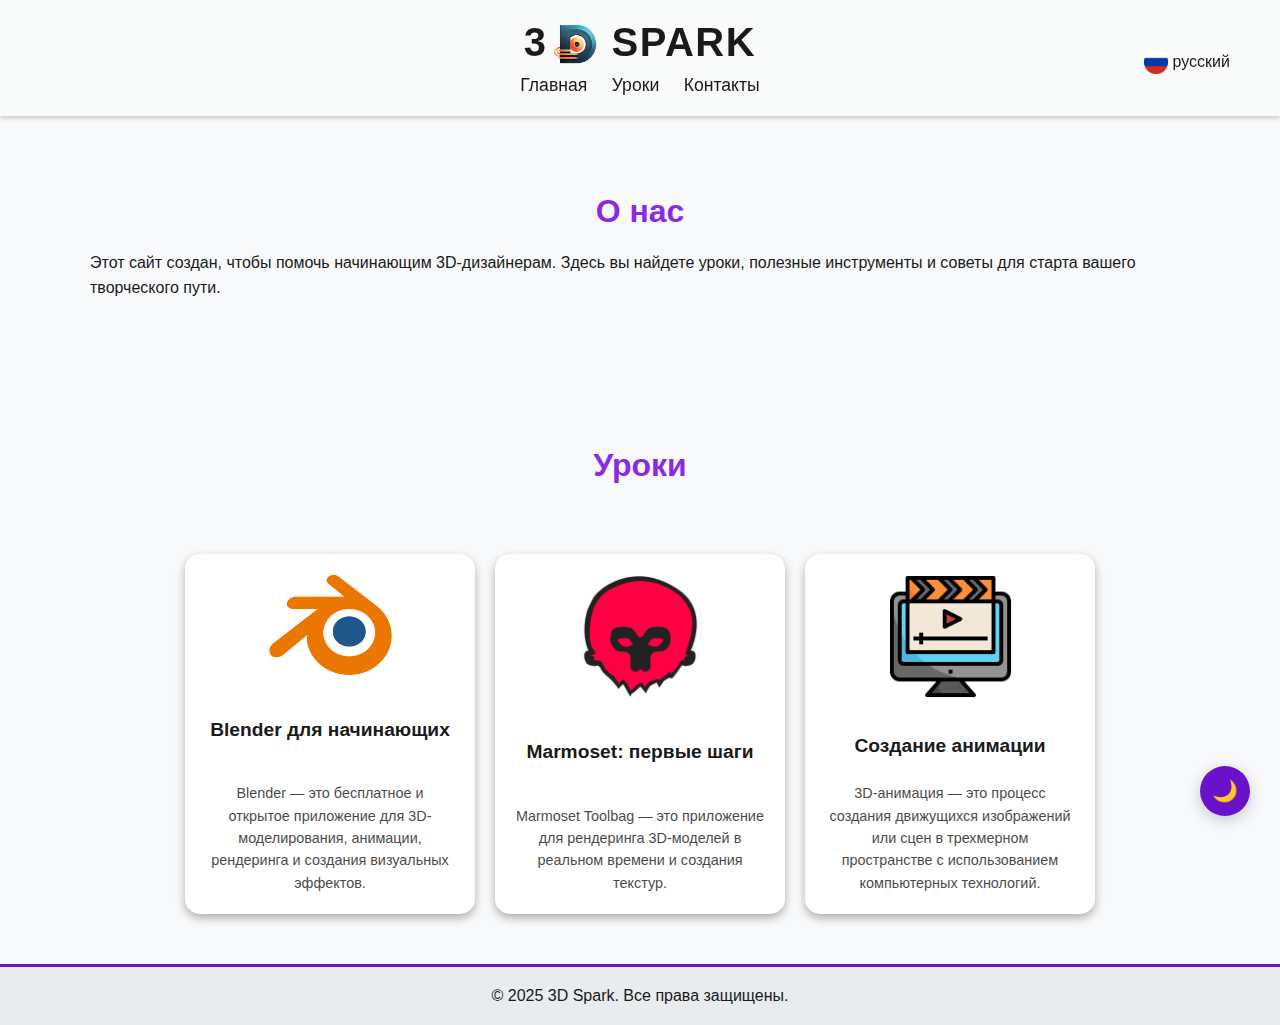
<file: index.html>
<!DOCTYPE html>
<html lang="ru">
<head>
    <meta charset="UTF-8">
    <meta name="viewport" content="width=device-width, initial-scale=1.0">
    <title>3D Spark</title>
    <link rel="stylesheet" href="css/style.css">
    <link rel="icon" href="Assets/Blender_icon.png" type="image/png">
    <style>
        /* Предотвращение мерцания */
        body:not([data-theme]) { opacity: 0; }
        body[data-theme] { opacity: 1; transition: opacity 0.4s; }
      </style>
      <script>
        // Установка темы ДО загрузки страницы
        document.documentElement.setAttribute('data-theme',
          localStorage.getItem('theme') || 
          (window.matchMedia('(prefers-color-scheme: dark)').matches ? 'dark' : 'light')
        );
      </script>
</head>
<body>
    <header>
        <div class="container">
            <h1 class="logo">
                3<img src="Assets/Blender_D.png" alt="D" class="logo-img">
                <span>Spark</span>
            </h1>
            <nav>
                <a href="index.html">Главная</a>
                <a href="#lessons">Уроки</a>
                <a href="contact.html">Контакты</a>
        </div>
        <div class="language-switcher" onclick="toggleLanguageMenu()">
            <div class="selected-language">
                <img id="current-flag" src="Assets/ru_rounded_flag.png" alt="Flag" class="flag-icon">
                <span id="current-language">русский</span>
            </div>
            <div class="language-menu" id="language-menu">
                <div class="language-option" onclick="changeLanguage('en')">
                    <img src="Assets/gb_rounded_flag.png" alt="English Flag" class="flag-icon">
                    <span>English</span>
                </div>
                <div class="language-option" onclick="changeLanguage('hy')">
                    <img src="Assets/hy_rounded_flag.png" alt="Armenian Flag" class="flag-icon">
                    <span>Հայերեն</span>
                </div>
            </div>
        </div>       
        <button id="theme-toggle" class="theme-btn" aria-label="Переключить тему">
            <span class="theme-icon">🌙</span>
          </button>
    </header>
    <main>
        <section id="about" class="section">
            <h2 class="centered">О нас</h2>
            <p>Этот сайт создан, чтобы помочь начинающим 3D-дизайнерам. Здесь вы найдете уроки, полезные инструменты и советы для старта вашего творческого пути.</p>
        </section>

        <section id="lessons" class="section">
            <h2 class="centered">Уроки</h2>
            <div class="card">
                <a href="blender.html" class="card-item">
                    <img src="Assets/Blender_logo.png" alt="Blender">
                    <h3>Blender для начинающих</h3>
                    <p>Blender — это бесплатное и открытое приложение для 3D-моделирования, анимации, рендеринга и создания визуальных эффектов.</p>
                </a>
                <a href="marmoset.html" class="card-item">
                    <img src="Assets/marmoset.webp" alt="3ds Max">
                    <h3>Marmoset: первые шаги</h3>
                    <p>Marmoset Toolbag — это приложение для рендеринга 3D-моделей в реальном времени и создания текстур.</p>
                </a>
                <a href="animation.html" class="card-item">
                    <img src="Assets/animation.png" alt="Animation">
                    <h3>Создание анимации</h3>
                    <p>3D-анимация — это процесс создания движущихся изображений или сцен в трехмерном пространстве с использованием компьютерных технологий.</p>
                </a>
            </div>
    </main>

    <footer>
        <p>&copy; 2025 3D Spark. Все права защищены.</p>
    </footer>
    <script src="js/lang.js"></script>
    <script src="js/themes.js"></script>
    
</body>
</html>
</file>
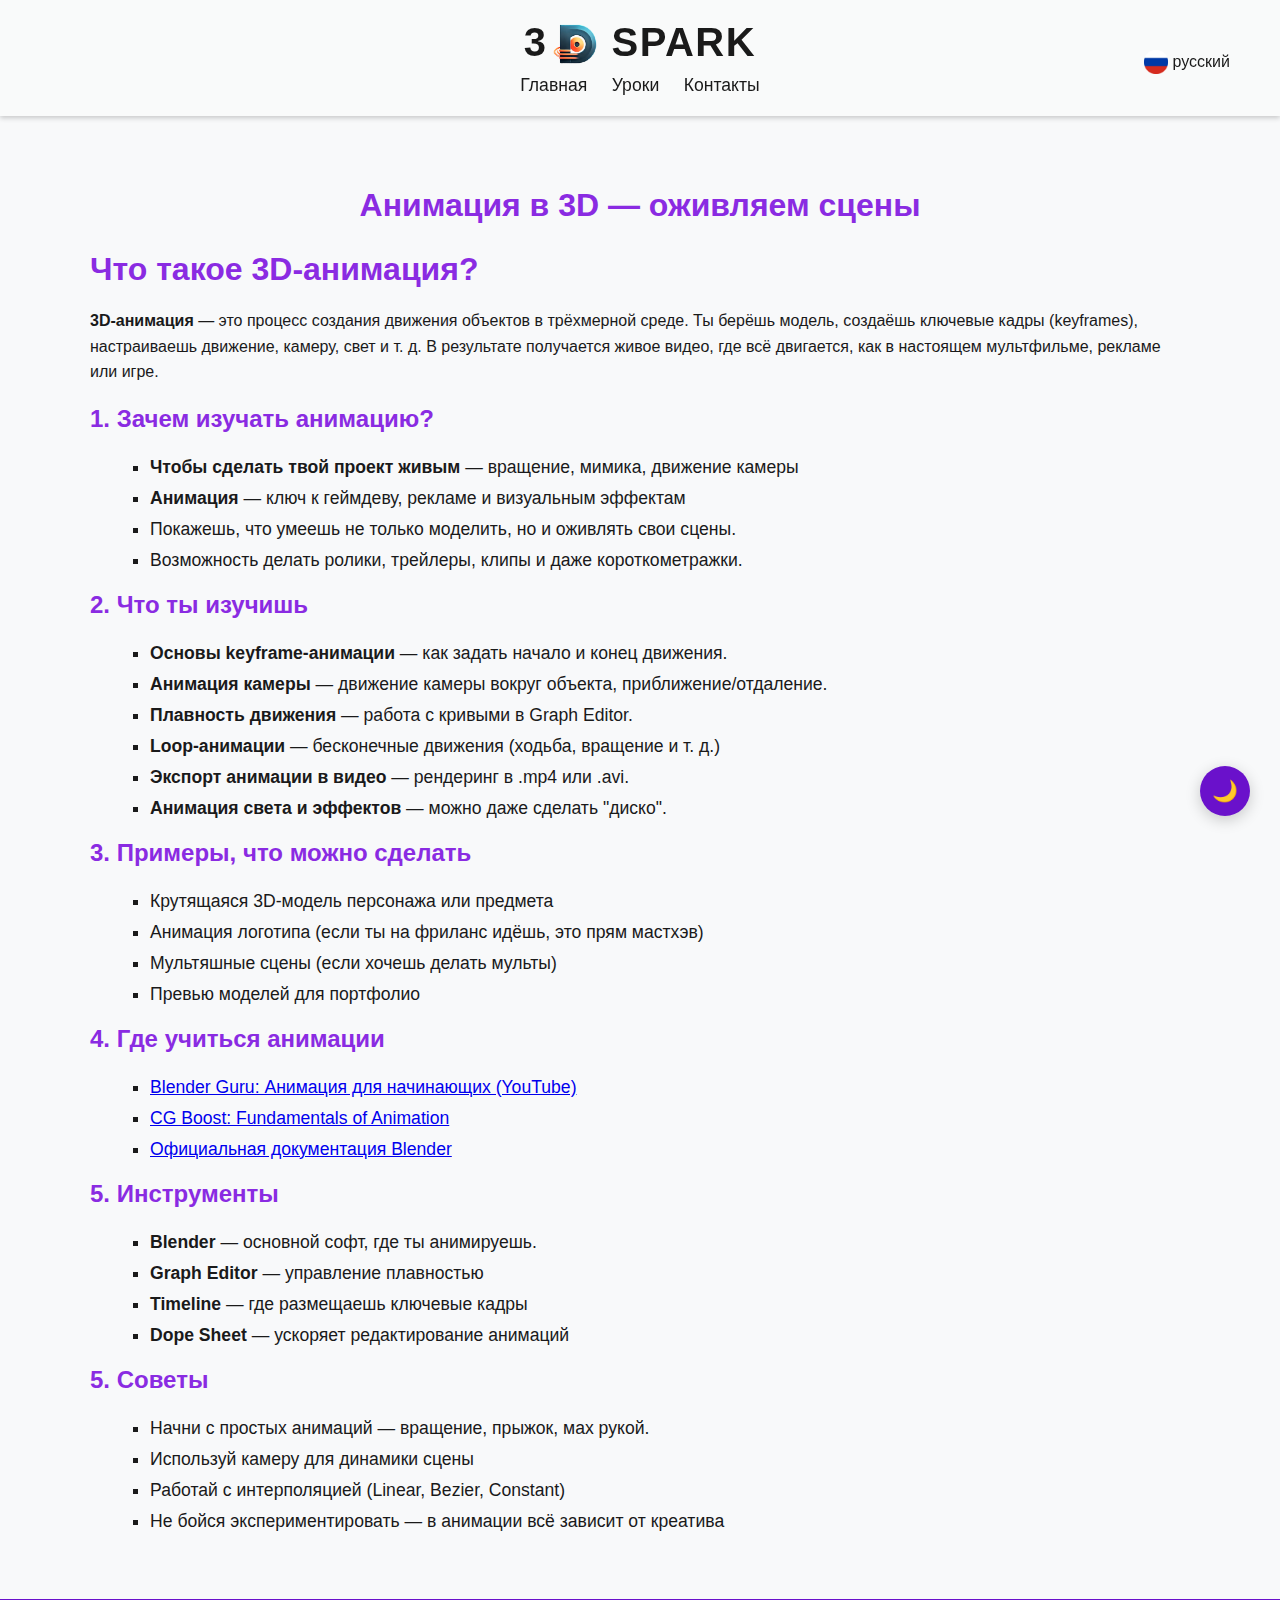
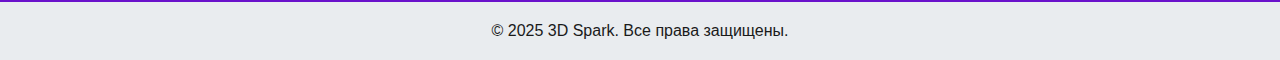
<file: animation.html>
<!DOCTYPE html>
<html lang="ru">
<head>
    <meta charset="UTF-8">
    <meta name="viewport" content="width=device-width, initial-scale=1.0">
    <title>анимация для начинающих</title>
    <link rel="stylesheet" href="css/style.css">
    <link rel="icon" href="Assets/Blender_icon.png" type="image/png">
    <style>
        /* Предотвращение мерцания */
        body:not([data-theme]) { opacity: 0; }
        body[data-theme] { opacity: 1; transition: opacity 0.4s; }
      </style>
      <script>
        // Установка темы ДО загрузки страницы
        document.documentElement.setAttribute('data-theme',
          localStorage.getItem('theme') || 
          (window.matchMedia('(prefers-color-scheme: dark)').matches ? 'dark' : 'light')
        );
      </script>
</head>
<body>
    
    <header>
        <div class="container">
            <h1 class="logo">
                3<img src="Assets/Blender_D.png" alt="D" class="logo-img">
                <span>Spark</span>
            </h1>
            <nav>
                <a href="index.html">Главная</a>
                <a href="index.html#lessons">Уроки</a>
                <a href="contact.html">Контакты</a>
            </div>
                <div class="language-switcher" onclick="toggleLanguageMenu()">
                    <div class="selected-language">
                        <img id="current-flag" src="Assets/ru_rounded_flag.png" alt="Flag" class="flag-icon">
                        <span id="current-language">русский</span>
                    </div>
                    <div class="language-menu" id="language-menu">
                        <div class="language-option" onclick="changeLanguage('en')">
                            <img src="Assets/gb_rounded_flag.png" alt="English Flag" class="flag-icon">
                            <span>English</span>
                        </div>
                        <div class="language-option" onclick="changeLanguage('hy')">
                            <img src="Assets/hy_rounded_flag.png" alt="Armenian Flag" class="flag-icon">
                            <span>Հայերեն</span>
                        </div>
            </nav>
        </div>
        <button id="theme-toggle" class="theme-btn" aria-label="Переключить тему">
            <span class="theme-icon">🌙</span>
          </button>
    </header>

    <main>
        <section class="section">
            <h1 class="centered">Анимация в 3D — оживляем сцены</h1>
            <h2>Что такое 3D-анимация?</h2>
            <p><strong>3D-анимация</strong> — это процесс создания движения объектов в трёхмерной среде. Ты берёшь модель, создаёшь ключевые кадры (keyframes), настраиваешь движение, камеру, свет и т. д. В результате получается живое видео, где всё двигается, как в настоящем мультфильме, рекламе или игре.</p>
            
            <h3>1. Зачем изучать анимацию?</h3>
            <ul>
                <li><strong>Чтобы сделать твой проект живым</strong> — вращение, мимика, движение камеры</li>
                <li><strong>Анимация</strong> — ключ к геймдеву, рекламе и визуальным эффектам</li>
                <li> Покажешь, что умеешь не только моделить, но и оживлять свои сцены.</li>
                <li> Возможность делать ролики, трейлеры, клипы и даже короткометражки.</li>
            </ul>

            <h3>2. Что ты изучишь</h3>
            <ul>
                <li><strong>Основы keyframe-анимации</strong> — как задать начало и конец движения.</li>
                <li><strong>Анимация камеры</strong> — движение камеры вокруг объекта, приближение/отдаление.</li>
                <li><strong>Плавность движения</strong> — работа с кривыми в Graph Editor.</li>
                <li><strong>Loop-анимации</strong> — бесконечные движения (ходьба, вращение и т. д.)</li>
                <li><strong>Экспорт анимации в видео</strong> — рендеринг в .mp4 или .avi.</li>
                <li><strong>Анимация света и эффектов</strong> — можно даже сделать "диско".</li>
            </ul>

            <h3>3. Примеры, что можно сделать</h3>
            <ul>
                <li>Крутящаяся 3D-модель персонажа или предмета</li>
                <li>Анимация логотипа (если ты на фриланс идёшь, это прям мастхэв)</li>
                <li>Мультяшные сцены (если хочешь делать мульты)</li>
                <li>Превью моделей для портфолио</li>
            </ul>
            <h3>4. Где учиться анимации</h3>
            <ul>
                <li><a href="https://www.youtube.com/@blenderguru/videos">Blender Guru: Анимация для начинающих (YouTube)</a></li>
                <li><a href="https://www.cgboost.com/">CG Boost: Fundamentals of Animation</a></li>
                <li><a href="https://www.blender.org/features/animation/">Официальная документация Blender</a></li>
            </ul>

            <h3>5. Инструменты</h3>
            <ul>
                <li><strong>Blender</strong> — основной софт, где ты анимируешь.</li>
                <li><strong>Graph Editor</strong> — управление плавностью</li>
                <li><strong>Timeline</strong> — где размещаешь ключевые кадры</li>
                <li><strong>Dope Sheet</strong> — ускоряет редактирование анимаций</li>
            </ul>

            <h3>5. Советы</h3>
            <ul>
                <li>Начни с простых анимаций — вращение, прыжок, мах рукой.</li>
                <li>Используй камеру для динамики сцены</li>
                <li>Работай с интерполяцией (Linear, Bezier, Constant)</li>
                <li>Не бойся экспериментировать — в анимации всё зависит от креатива</li>
            </ul>
        </section>
    </main>

    <footer>
        <p>&copy; 2025 3D Spark. Все права защищены.</p>
    </footer>
</body>
<script src="js/lang.js"></script>
<script src="js/themes.js"></script>
</html>
</file>
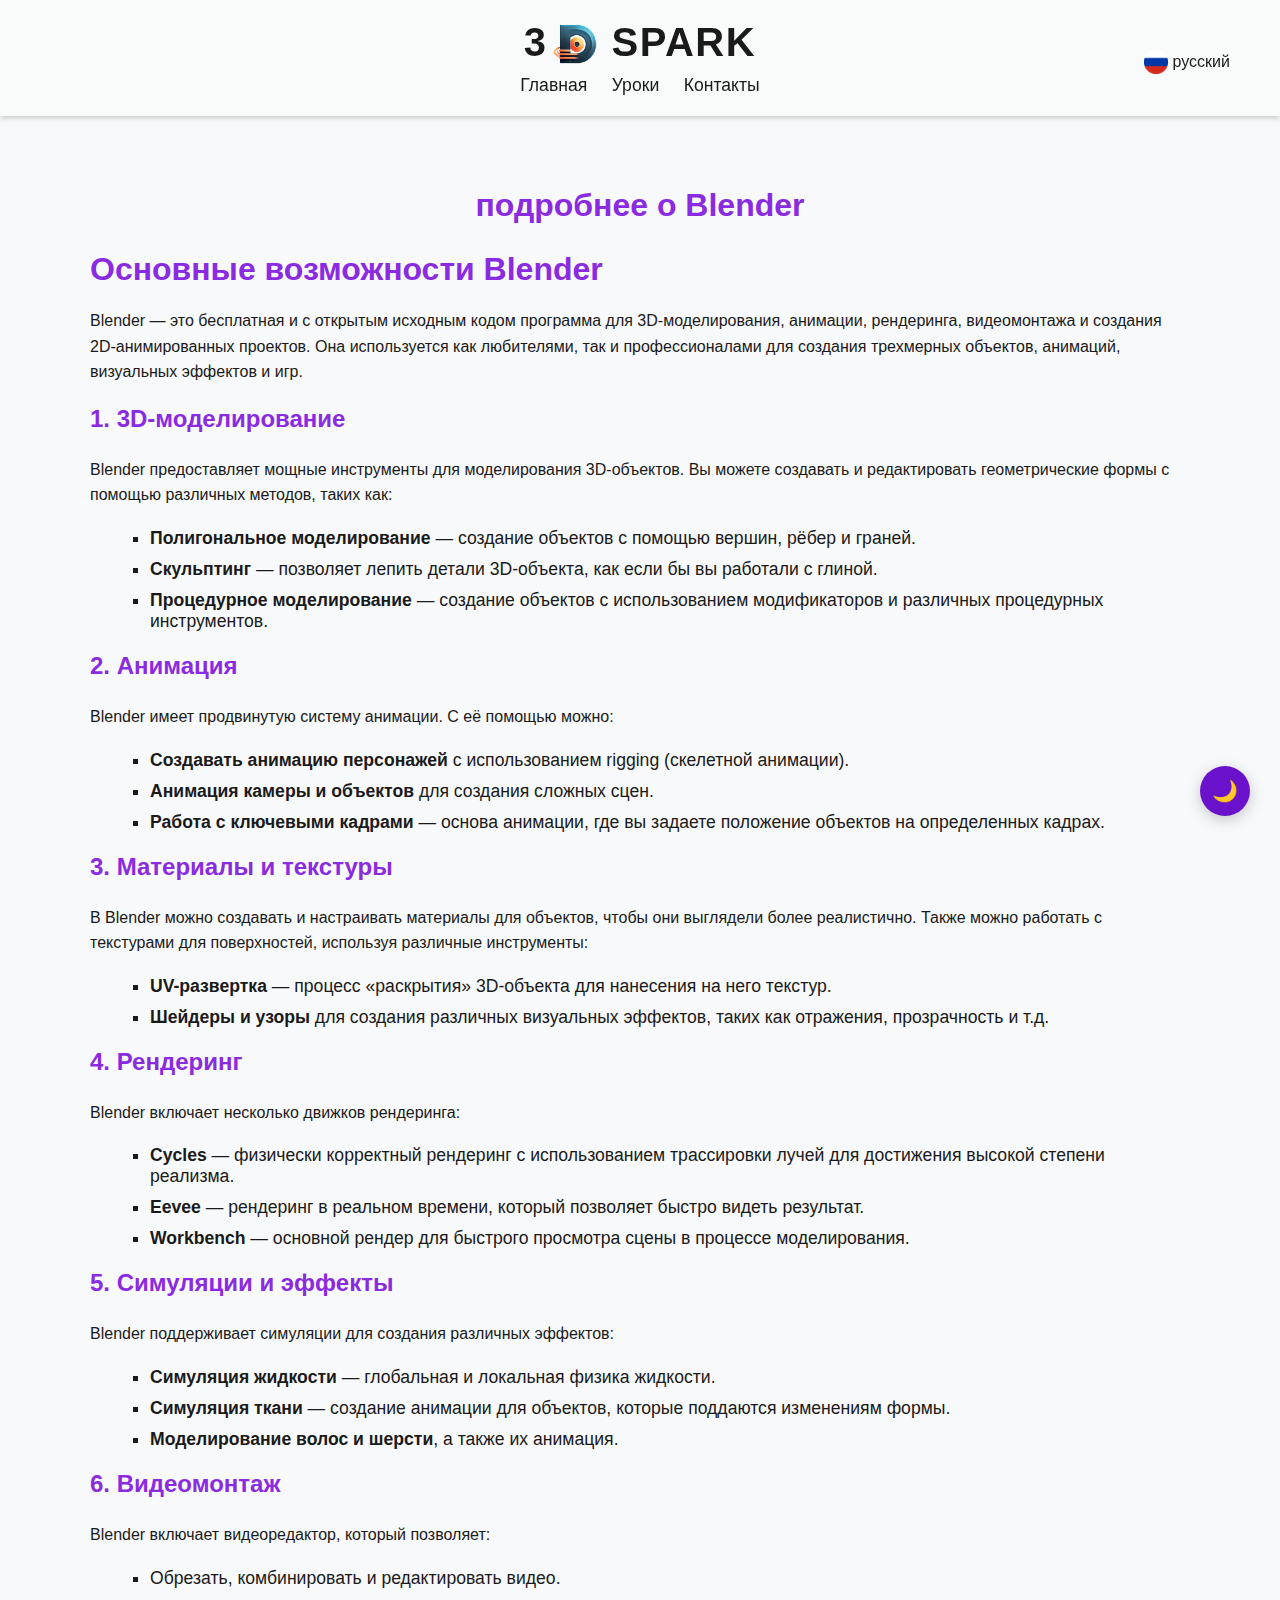
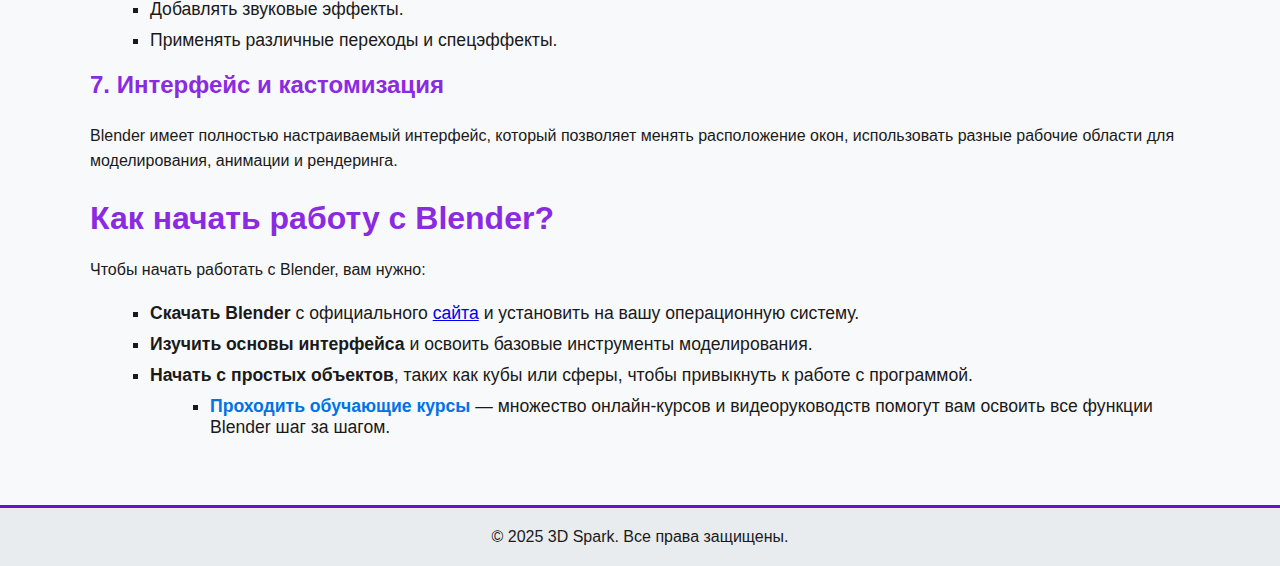
<file: blender.html>
<!DOCTYPE html>
<html lang="ru">
<head>
    <meta charset="UTF-8">
    <meta name="viewport" content="width=device-width, initial-scale=1.0">
    <title>Blender для начинающих</title>
    <link rel="stylesheet" href="css/style.css">
    <link rel="icon" href="Assets/Blender_icon.png" type="image/png">
    <style>
        /* Предотвращение мерцания */
        body:not([data-theme]) { opacity: 0; }
        body[data-theme] { opacity: 1; transition: opacity 0.4s; }
      </style>
      <script>
        // Установка темы ДО загрузки страницы
        document.documentElement.setAttribute('data-theme',
          localStorage.getItem('theme') || 
          (window.matchMedia('(prefers-color-scheme: dark)').matches ? 'dark' : 'light')
        );
      </script>
</head>
<body>
    
    <header>
        <div class="container">
            <h1 class="logo">
                3<img src="Assets/Blender_D.png" alt="D" class="logo-img">
                <span>Spark</span>
            </h1>
            <nav>
                <a href="index.html">Главная</a>
                <a href="index.html#lessons">Уроки</a>
                <a href="contact.html">Контакты</a>
            </div>
                <div class="language-switcher" onclick="toggleLanguageMenu()">
                    <div class="selected-language">
                        <img id="current-flag" src="Assets/ru_rounded_flag.png" alt="Flag" class="flag-icon">
                        <span id="current-language">русский</span>
                    </div>
                    <div class="language-menu" id="language-menu">
                        <div class="language-option" onclick="changeLanguage('en')">
                            <img src="Assets/gb_rounded_flag.png" alt="English Flag" class="flag-icon">
                            <span>English</span>
                        </div>
                        <div class="language-option" onclick="changeLanguage('hy')">
                            <img src="Assets/hy_rounded_flag.png" alt="Armenian Flag" class="flag-icon">
                            <span>Հայերեն</span>
                        </div>
            </nav>
        </div>
        <button id="theme-toggle" class="theme-btn" aria-label="Переключить тему">
            <span class="theme-icon">🌙</span>
          </button>
    </header>

    <main>
        <section class="section">
            <h1 class="centered">подробнее о Blender</h1>
            <h2>Основные возможности Blender</h2>
            <p>Blender — это бесплатная и с открытым исходным кодом программа для 3D-моделирования, анимации, рендеринга, видеомонтажа и создания 2D-анимированных проектов. Она используется как любителями, так и профессионалами для создания трехмерных объектов, анимаций, визуальных эффектов и игр.</p>
            
            <h3>1. 3D-моделирование</h3>
            <p>Blender предоставляет мощные инструменты для моделирования 3D-объектов. Вы можете создавать и редактировать геометрические формы с помощью различных методов, таких как:</p>
            <ul>
                <li><strong>Полигональное моделирование</strong> — создание объектов с помощью вершин, рёбер и граней.</li>
                <li><strong>Скульптинг</strong> — позволяет лепить детали 3D-объекта, как если бы вы работали с глиной.</li>
                <li><strong>Процедурное моделирование</strong> — создание объектов с использованием модификаторов и различных процедурных инструментов.</li>
            </ul>

            <h3>2. Анимация</h3>
            <p>Blender имеет продвинутую систему анимации. С её помощью можно:</p>
            <ul>
                <li><strong>Создавать анимацию персонажей</strong> с использованием rigging (скелетной анимации).</li>
                <li><strong>Анимация камеры и объектов</strong> для создания сложных сцен.</li>
                <li><strong>Работа с ключевыми кадрами</strong> — основа анимации, где вы задаете положение объектов на определенных кадрах.</li>
            </ul>

            <h3>3. Материалы и текстуры</h3>
            <p>В Blender можно создавать и настраивать материалы для объектов, чтобы они выглядели более реалистично. Также можно работать с текстурами для поверхностей, используя различные инструменты:</p>
            <ul>
                <li><strong>UV-развертка</strong> — процесс «раскрытия» 3D-объекта для нанесения на него текстур.</li>
                <li><strong>Шейдеры и узоры</strong> для создания различных визуальных эффектов, таких как отражения, прозрачность и т.д.</li>
            </ul>

            <h3>4. Рендеринг</h3>
            <p>Blender включает несколько движков рендеринга:</p>
            <ul>
                <li><strong>Cycles</strong> — физически корректный рендеринг с использованием трассировки лучей для достижения высокой степени реализма.</li>
                <li><strong>Eevee</strong> — рендеринг в реальном времени, который позволяет быстро видеть результат.</li>
                <li><strong>Workbench</strong> — основной рендер для быстрого просмотра сцены в процессе моделирования.</li>
            </ul>

            <h3>5. Симуляции и эффекты</h3>
            <p>Blender поддерживает симуляции для создания различных эффектов:</p>
            <ul>
                <li><strong>Симуляция жидкости</strong> — глобальная и локальная физика жидкости.</li>
                <li><strong>Симуляция ткани</strong> — создание анимации для объектов, которые поддаются изменениям формы.</li>
                <li><strong>Моделирование волос и шерсти</strong>, а также их анимация.</li>
            </ul>

            <h3>6. Видеомонтаж</h3>
            <p>Blender включает видеоредактор, который позволяет:</p>
            <ul>
                <li>Обрезать, комбинировать и редактировать видео.</li>
                <li>Добавлять звуковые эффекты.</li>
                <li>Применять различные переходы и спецэффекты.</li>
            </ul>

            <h3>7. Интерфейс и кастомизация</h3>
            <p>Blender имеет полностью настраиваемый интерфейс, который позволяет менять расположение окон, использовать разные рабочие области для моделирования, анимации и рендеринга.</p>

            <h2>Как начать работу с Blender?</h2>
            <p>Чтобы начать работать с Blender, вам нужно:</p>
            <ul>
                <li><strong>Скачать Blender</strong> с официального <a href="https://www.blender.org/download/" target="_blank">сайта</a> и установить на вашу операционную систему.</li>
                <li><strong>Изучить основы интерфейса</strong> и освоить базовые инструменты моделирования.</li>
                <li><strong>Начать с простых объектов</strong>, таких как кубы или сферы, чтобы привыкнуть к работе с программой.</li>
                <ul>
                    <li>
                      <strong style="cursor: pointer; color: #0073e6;" onclick="toggleMiro()">Проходить обучающие курсы</strong> — множество онлайн-курсов и видеоруководств помогут вам освоить все функции Blender шаг за шагом.
                      <div id="miroEmbed" style="display: none; margin-top: 15px;">
                        <iframe 
                          width="100%" 
                          height="600" 
                          src="https://miro.com/app/live-embed/uXjVPvgwpmw=/?autoplay=true" 
                          frameborder="0" 
                          scrolling="no" 
                          allowfullscreen
                          style="border: 2px solid #ccc; border-radius: 10px;">
                        </iframe>
                      </div>
                    </li>
                  </ul>
                  
                  <script>
                    function toggleMiro() {
                      const miro = document.getElementById('miroEmbed');
                      miro.style.display = miro.style.display === 'none' ? 'block' : 'none';
                    }
                  </script>
                  

                  </section>
                  
            </ul>
        </section>
    </main>

    <footer>
        <p>&copy; 2025 3D Spark. Все права защищены.</p>
    </footer>
    <script src="js/lang.js"></script>
    <script src="js/themes.js"></script>
</body>
</html>
</file>
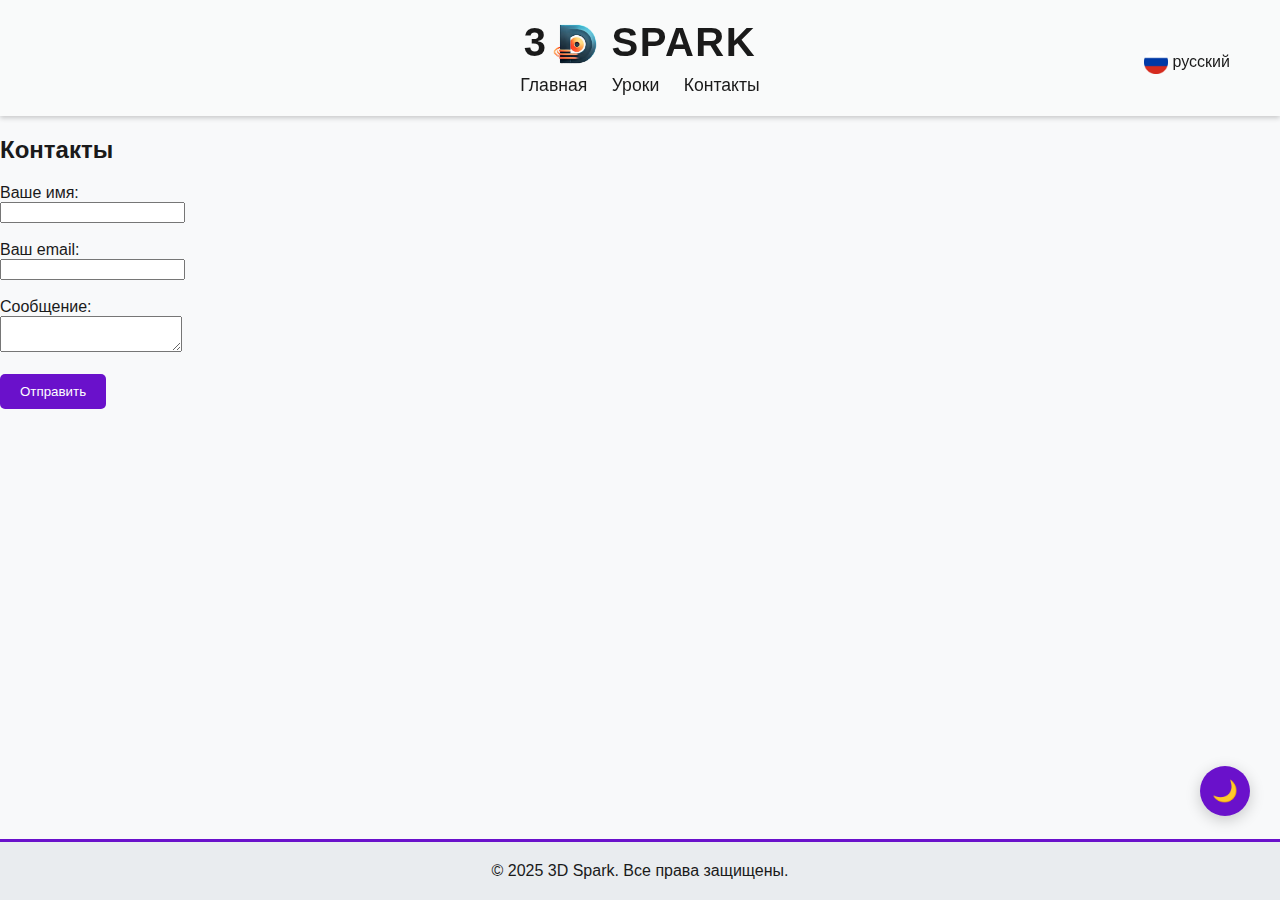
<file: contact.html>
<!DOCTYPE html>
<html lang="ru">
<head>
    <meta charset="UTF-8">
    <meta name="viewport" content="width=device-width, initial-scale=1.0">
    <title>Контакты - 3D Spark</title>
    <link rel="stylesheet" href="css/style.css">
    <link rel="icon" href="Assets/Blender_icon.png" type="image/png">
    <style>
        /* Предотвращение мерцания */
        body:not([data-theme]) { opacity: 0; }
        body[data-theme] { opacity: 1; transition: opacity 0.4s; }
      </style>
      <script>
        // Установка темы ДО загрузки страницы
        document.documentElement.setAttribute('data-theme',
          localStorage.getItem('theme') || 
          (window.matchMedia('(prefers-color-scheme: dark)').matches ? 'dark' : 'light')
        );
      </script>
</head>
<body>
    <div class="wrapper">
    <header>
        <div class="container">
            <h1 class="logo">
                3<img src="Assets/Blender_D.png" alt="D" class="logo-img">
                <span>Spark</span>
            </h1>
            <nav>
                <a href="index.html">Главная</a>
                <a href="index.html#lessons">Уроки</a>
                <a href="contact.html">Контакты</a>
            </div>
                <div class="language-switcher" onclick="toggleLanguageMenu()">
                    <div class="selected-language">
                        <img id="current-flag" src="Assets/ru_rounded_flag.png" alt="Flag" class="flag-icon">
                        <span id="current-language">русский</span>
                    </div>
                    <div class="language-menu" id="language-menu">
                        <div class="language-option" onclick="changeLanguage('en')">
                            <img src="Assets/gb_rounded_flag.png" alt="English Flag" class="flag-icon">
                            <span>English</span>
                        </div>
                        <div class="language-option" onclick="changeLanguage('hy')">
                            <img src="Assets/hy_rounded_flag.png" alt="Armenian Flag" class="flag-icon">
                            <span>Հայերեն</span>
                        </div>
        </div>
        <button id="theme-toggle" class="theme-btn" aria-label="Переключить тему">
            <span class="theme-icon">🌙</span>
          </button>
    </header>
    <main>
        <section>
            <h2>Контакты</h2>
            <form action="#" method="POST">
                <label for="name">Ваше имя:</label><br>
                <input type="text" id="name" name="name"><br><br>
                <label for="email">Ваш email:</label><br>
                <input type="email" id="email" name="email"><br><br>
                <label for="message">Сообщение:</label><br>
                <textarea id="message" name="message"></textarea><br><br>
                <button type="submit">Отправить</button>
            </form>
        </section>
    </main>
    <footer>
        <p>&copy; 2025 3D Spark. Все права защищены.</p>
    </footer>
</div>
<script src="js/lang.js"></script>
<script src="js/themes.js"></script>
</body>
</html>
</file>
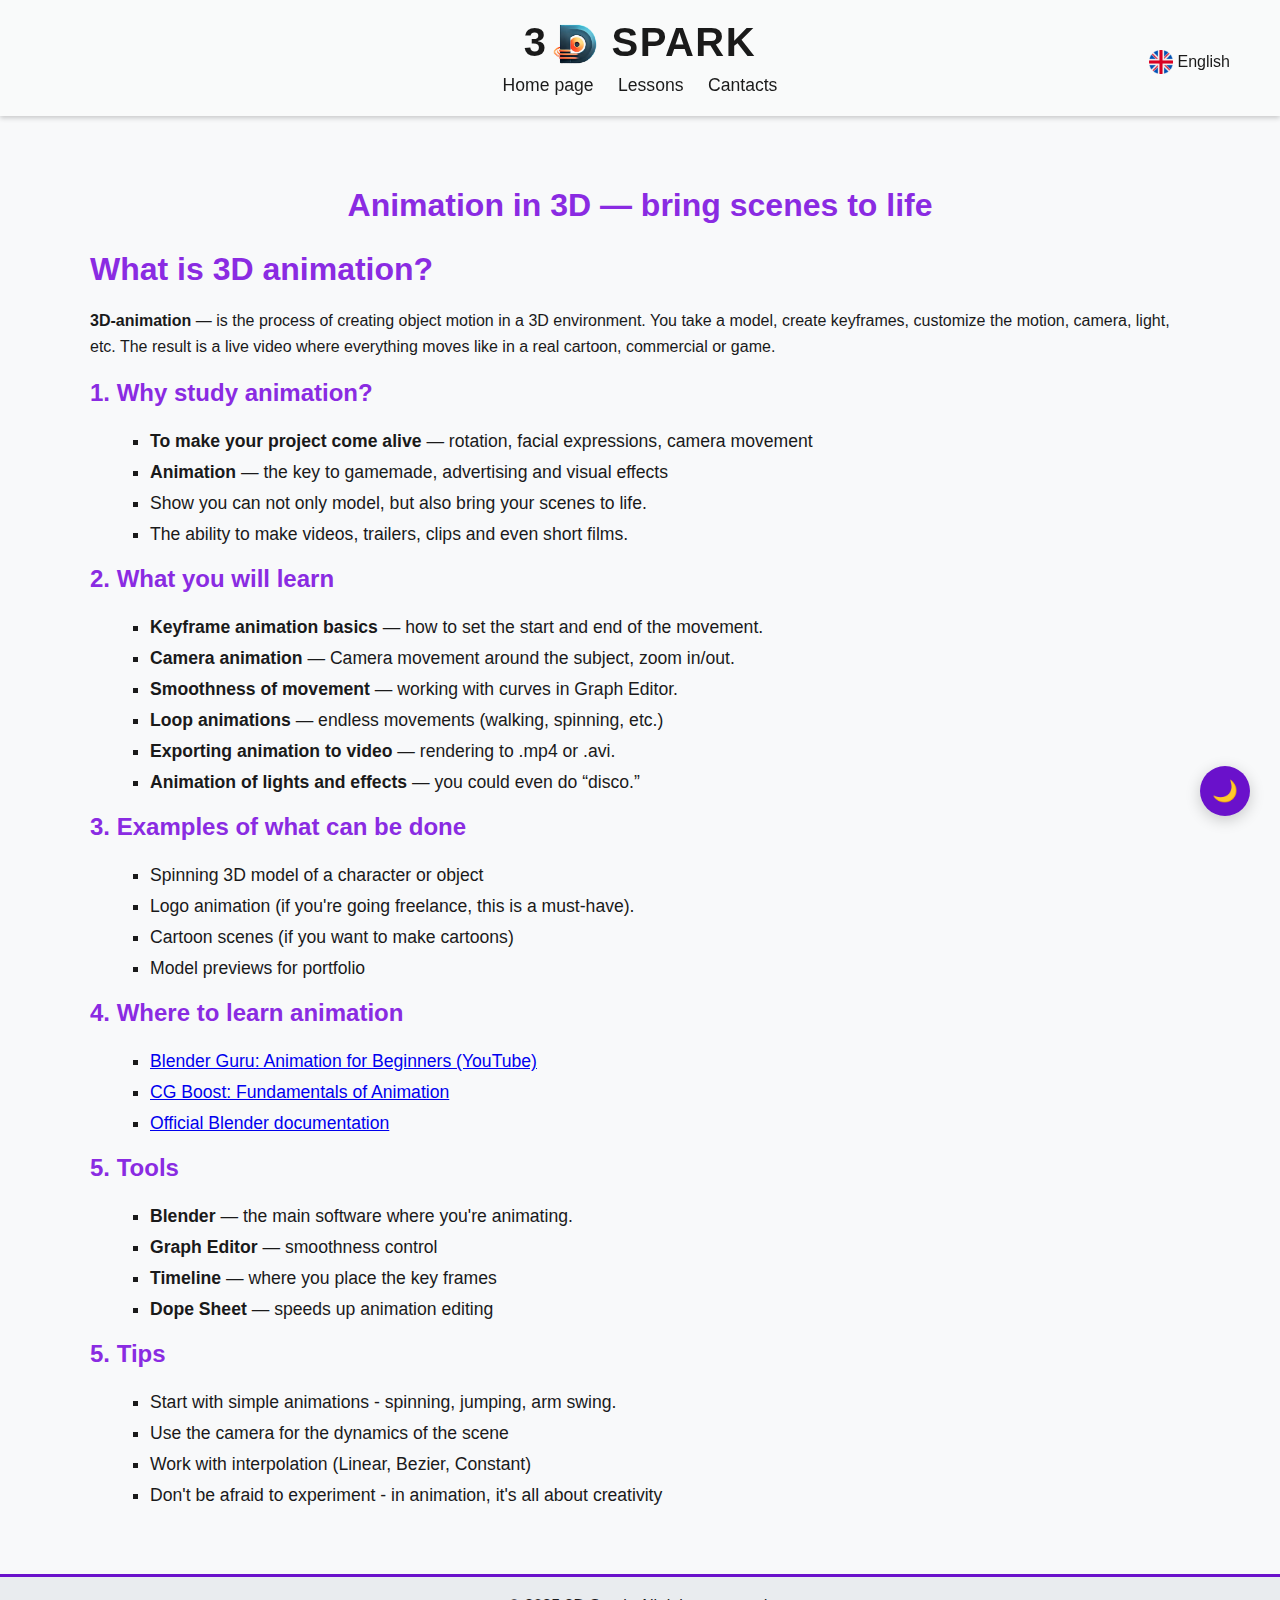
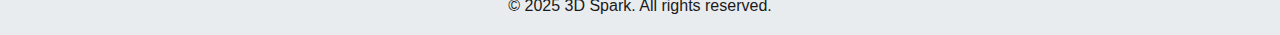
<file: en-animation.html>
<!DOCTYPE html>
<html lang="en">
<head>
    <meta charset="UTF-8">
    <meta name="viewport" content="width=device-width, initial-scale=1.0">
    <title>animation for beginners</title>
    <link rel="stylesheet" href="css/style.css">
    <link rel="icon" href="Assets/Blender_icon.png" type="image/png">
    <style>
        /* Предотвращение мерцания */
        body:not([data-theme]) { opacity: 0; }
        body[data-theme] { opacity: 1; transition: opacity 0.4s; }
      </style>
      <script>
        // Установка темы ДО загрузки страницы
        document.documentElement.setAttribute('data-theme',
          localStorage.getItem('theme') || 
          (window.matchMedia('(prefers-color-scheme: dark)').matches ? 'dark' : 'light')
        );
      </script>
</head>
<body>
    
    <header>
        <div class="container">
            <h1 class="logo">
                3<img src="Assets/Blender_D.png" alt="D" class="logo-img">
                <span>Spark</span>
            </h1>
            <nav>
                <a href="en-index.html">Home page</a>
                <a href="en-index.html#lessons">Lessons</a>
                <a href="en-contact.html">Cantacts</a>
            </div>
            <div class="language-switcher" onclick="toggleLanguageMenu()">
                <div class="selected-language">
                    <img id="current-flag" src="Assets/gb_rounded_flag.png" alt="Flag" class="flag-icon">
                    <span id="current-language">English</span>
                </div>
                <div class="language-menu" id="language-menu">
                    <div class="language-option" onclick="changeLanguage('ru')">
                        <img src="Assets/ru_rounded_flag.png" alt="Russian Flag" class="flag-icon">
                        <span>русский</span>
                    </div>
                    <div class="language-option" onclick="changeLanguage('hy')">
                        <img src="Assets/hy_rounded_flag.png" alt="Armenian Flag" class="flag-icon">
                        <span>Հայերեն</span>
                    </div>
            </nav>
        </div>
        <button id="theme-toggle" class="theme-btn" aria-label="Переключить тему">
            <span class="theme-icon">🌙</span>
          </button>
    </header>

    <main>
        <section class="section">
            <h1 class="centered">Animation in 3D — bring scenes to life</h1>
            <h2>What is 3D animation?</h2>
            <p><strong>3D-animation</strong> — is the process of creating object motion in a 3D environment. You take a model, create keyframes, customize the motion, camera, light, etc. The result is a live video where everything moves like in a real cartoon, commercial or game.</p>
            
            <h3>1. Why study animation?</h3>
            <ul>
                <li><strong>To make your project come alive</strong> — rotation, facial expressions, camera movement</li>
                <li><strong>Animation</strong> — the key to gamemade, advertising and visual effects</li>
                <li> Show you can not only model, but also bring your scenes to life.</li>
                <li> The ability to make videos, trailers, clips and even short films.</li>
            </ul>

            <h3>2. What you will learn</h3>
            <ul>
                <li><strong>Keyframe animation basics</strong> — how to set the start and end of the movement.</li>
                <li><strong>Camera animation</strong> — Camera movement around the subject, zoom in/out.</li>
                <li><strong>Smoothness of movement</strong> — working with curves in Graph Editor.</li>
                <li><strong>Loop animations</strong> — endless movements (walking, spinning, etc.)</li>
                <li><strong>Exporting animation to video</strong> — rendering to .mp4 or .avi.</li>
                <li><strong>Animation of lights and effects</strong> — you could even do “disco.”</li>
            </ul>

            <h3>3. Examples of what can be done</h3>
            <ul>
                <li>Spinning 3D model of a character or object</li>
                <li>Logo animation (if you're going freelance, this is a must-have).</li>
                <li>Cartoon scenes (if you want to make cartoons)</li>
                <li>Model previews for portfolio</li>
            </ul>
            <h3>4. Where to learn animation</h3>
            <ul>
                <li><a href="https://www.youtube.com/@blenderguru/videos">Blender Guru: Animation for Beginners (YouTube)</a></li>
                <li><a href="https://www.cgboost.com/">CG Boost: Fundamentals of Animation</a></li>
                <li><a href="https://www.blender.org/features/animation/">Official Blender documentation</a></li>
            </ul>

            <h3>5. Tools</h3>
            <ul>
                <li><strong>Blender</strong> — the main software where you're animating.</li>
                <li><strong>Graph Editor</strong> — smoothness control</li>
                <li><strong>Timeline</strong> — where you place the key frames</li>
                <li><strong>Dope Sheet</strong> — speeds up animation editing</li>
            </ul>

            <h3>5. Tips</h3>
            <ul>
                <li>Start with simple animations - spinning, jumping, arm swing.</li>
                <li>Use the camera for the dynamics of the scene</li>
                <li>Work with interpolation (Linear, Bezier, Constant)</li>
                <li>Don't be afraid to experiment - in animation, it's all about creativity</li>
            </ul>
        </section>
    </main>

    <footer>
        <p>&copy; 2025 3D Spark. All rights reserved.</p>
    </footer>
    <script src="js/lang.js"></script>
    <script src="js/themes.js"></script>
</body>
</html>
</file>
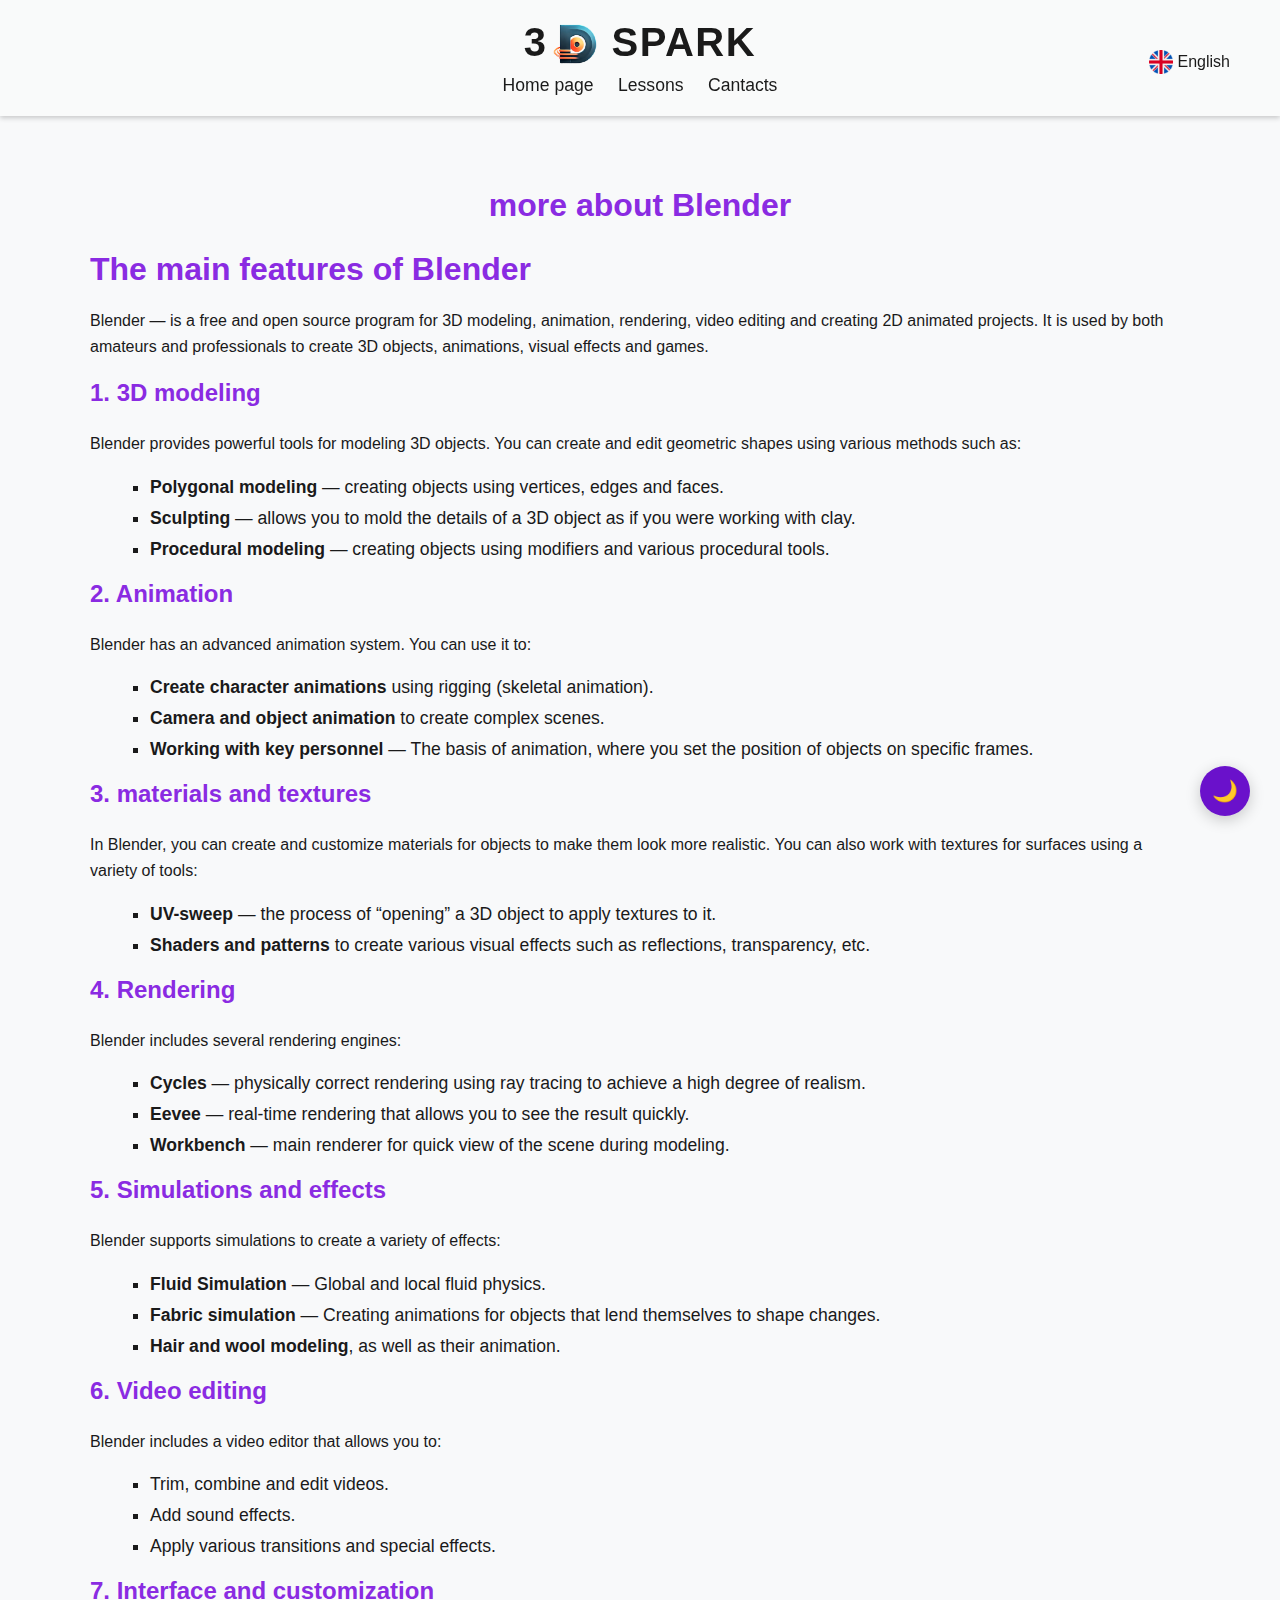
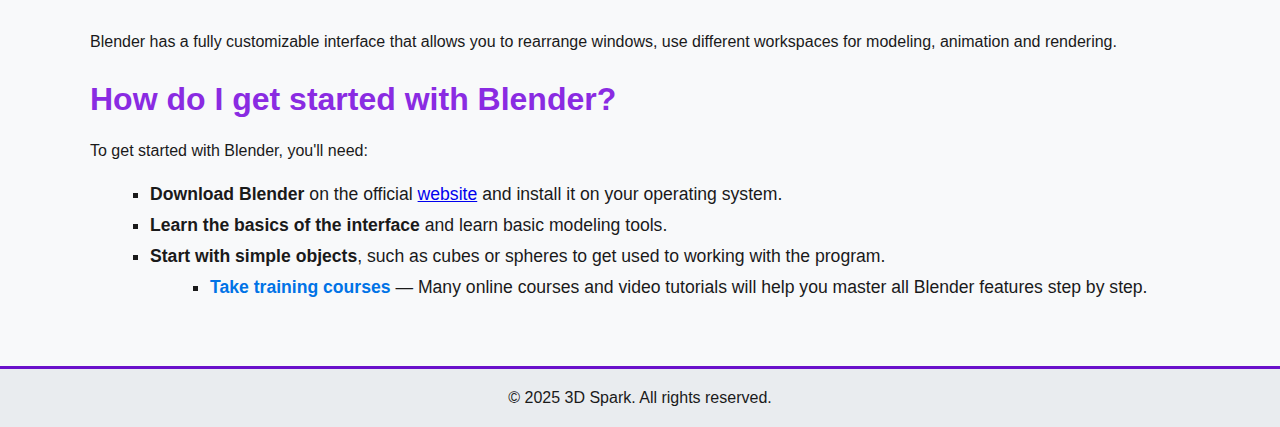
<file: en-blender.html>
<!DOCTYPE html>
<html lang="en">
<head>
    <meta charset="UTF-8">
    <meta name="viewport" content="width=device-width, initial-scale=1.0">
    <title>Blender for beginners</title>
    <link rel="stylesheet" href="css/style.css">
    <link rel="icon" href="Assets/Blender_icon.png" type="image/png">
    <style>
        /* Предотвращение мерцания */
        body:not([data-theme]) { opacity: 0; }
        body[data-theme] { opacity: 1; transition: opacity 0.4s; }
      </style>
      <script>
        // Установка темы ДО загрузки страницы
        document.documentElement.setAttribute('data-theme',
          localStorage.getItem('theme') || 
          (window.matchMedia('(prefers-color-scheme: dark)').matches ? 'dark' : 'light')
        );
      </script>
</head>
<body>
    
    <header>
        <div class="container">
            <h1 class="logo">
                3<img src="Assets/Blender_D.png" alt="D" class="logo-img">
                <span>Spark</span>
            </h1>
            <nav>
                <a href="en-index.html">Home page</a>
                <a href="en-index.html#lessons">Lessons</a>
                <a href="en-contact.html">Cantacts</a>
                </div>
                <div class="language-switcher" onclick="toggleLanguageMenu()">
                    <div class="selected-language">
                        <img id="current-flag" src="Assets/gb_rounded_flag.png" alt="Flag" class="flag-icon">
                        <span id="current-language">English</span>
                    </div>
                    <div class="language-menu" id="language-menu">
                        <div class="language-option" onclick="changeLanguage('ru')">
                            <img src="Assets/ru_rounded_flag.png" alt="Russian Flag" class="flag-icon">
                            <span>русский</span>
                        </div>
                        <div class="language-option" onclick="changeLanguage('hy')">
                            <img src="Assets/hy_rounded_flag.png" alt="Armenian Flag" class="flag-icon">
                            <span>Հայերեն</span>
                        </div>
            </nav>
        </div>
        <button id="theme-toggle" class="theme-btn" aria-label="Переключить тему">
            <span class="theme-icon">🌙</span>
          </button>
    </header>

    <main>
        <section class="section">
            <h1 class="centered">more about Blender</h1>
            <h2>The main features of Blender</h2>
            <p>Blender — is a free and open source program for 3D modeling, animation, rendering, video editing and creating 2D animated projects. It is used by both amateurs and professionals to create 3D objects, animations, visual effects and games.</p>
            
            <h3>1. 3D modeling</h3>
            <p>Blender provides powerful tools for modeling 3D objects. You can create and edit geometric shapes using various methods such as:</p>
            <ul>
                <li><strong>Polygonal modeling</strong> — creating objects using vertices, edges and faces.</li>
                <li><strong>Sculpting</strong> — allows you to mold the details of a 3D object as if you were working with clay.</li>
                <li><strong>Procedural modeling</strong> — creating objects using modifiers and various procedural tools.</li>
            </ul>

            <h3>2. Animation</h3>
            <p>Blender has an advanced animation system. You can use it to:</p>
            <ul>
                <li><strong>Create character animations</strong> using rigging (skeletal animation).</li>
                <li><strong>Camera and object animation</strong> to create complex scenes.</li>
                <li><strong>Working with key personnel</strong> — The basis of animation, where you set the position of objects on specific frames.</li>
            </ul>

            <h3>3. materials and textures</h3>
            <p>In Blender, you can create and customize materials for objects to make them look more realistic. You can also work with textures for surfaces using a variety of tools:</p>
            <ul>
                <li><strong>UV-sweep</strong> — the process of “opening” a 3D object to apply textures to it.</li>
                <li><strong>Shaders and patterns</strong> to create various visual effects such as reflections, transparency, etc.</li>
            </ul>

            <h3>4. Rendering</h3>
            <p>Blender includes several rendering engines:</p>
            <ul>
                <li><strong>Cycles</strong> — physically correct rendering using ray tracing to achieve a high degree of realism.</li>
                <li><strong>Eevee</strong> — real-time rendering that allows you to see the result quickly.</li>
                <li><strong>Workbench</strong> — main renderer for quick view of the scene during modeling.</li>
            </ul>

            <h3>5. Simulations and effects</h3>
            <p>Blender supports simulations to create a variety of effects:</p>
            <ul>
                <li><strong>Fluid Simulation</strong> — Global and local fluid physics.</li>
                <li><strong>Fabric simulation</strong> — Creating animations for objects that lend themselves to shape changes.</li>
                <li><strong>Hair and wool modeling</strong>, as well as their animation.</li>
            </ul>

            <h3>6. Video editing</h3>
            <p>Blender includes a video editor that allows you to:</p>
            <ul>
                <li>Trim, combine and edit videos.</li>
                <li>Add sound effects.</li>
                <li>Apply various transitions and special effects.</li>
            </ul>

            <h3>7. Interface and customization</h3>
            <p>Blender has a fully customizable interface that allows you to rearrange windows, use different workspaces for modeling, animation and rendering.</p>

            <h2>How do I get started with Blender?</h2>
            <p>To get started with Blender, you'll need:</p>
            <ul>
                <li><strong>Download Blender</strong> on the official <a href="https://www.blender.org/download/" target="_blank">website</a> and install it on your operating system.</li>
                <li><strong>Learn the basics of the interface</strong> and learn basic modeling tools.</li>
                <li><strong>Start with simple objects</strong>, such as cubes or spheres to get used to working with the program.</li>
                <ul>
                    <li>
                      <strong style="cursor: pointer; color: #0073e6;" onclick="toggleMiro()">Take training courses</strong> — Many online courses and video tutorials will help you master all Blender features step by step.
                      <div id="miroEmbed" style="display: none; margin-top: 15px;">
                        <iframe 
                          width="100%" 
                          height="600" 
                          src="https://miro.com/app/live-embed/uXjVPvgwpmw=/?autoplay=true" 
                          frameborder="0" 
                          scrolling="no" 
                          allowfullscreen
                          style="border: 2px solid #ccc; border-radius: 10px;">
                        </iframe>
                      </div>
                    </li>
                  </ul>
                  
                  <script>
                    function toggleMiro() {
                      const miro = document.getElementById('miroEmbed');
                      miro.style.display = miro.style.display === 'none' ? 'block' : 'none';
                    }
                  </script>
                  

                  </section>
                  
            </ul>
        </section>
    </main>

    <footer>
        <p>&copy; 2025 3D Spark. All rights reserved.</p>
    </footer>
    <script src="js/lang.js"></script>
    <script src="js/themes.js"></script>
</body>
</html>
</file>
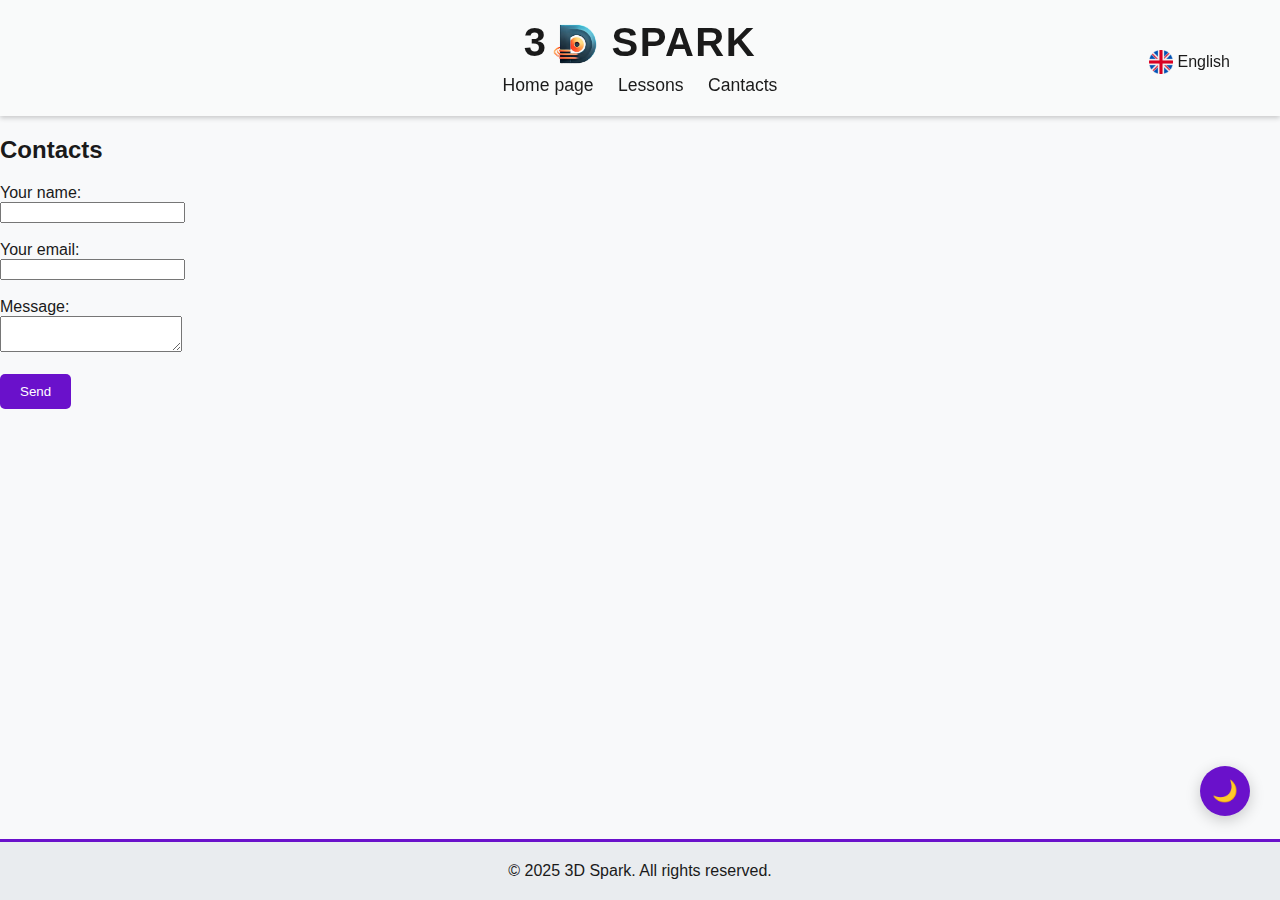
<file: en-contact.html>
<!DOCTYPE html>
<html lang="en">
<head>
    <meta charset="UTF-8">
    <meta name="viewport" content="width=device-width, initial-scale=1.0">
    <title>Контакты - 3D Spark</title>
    <link rel="stylesheet" href="css/style.css">
    <link rel="icon" href="Assets/Blender_icon.png" type="image/png">
    <style>
        /* Предотвращение мерцания */
        body:not([data-theme]) { opacity: 0; }
        body[data-theme] { opacity: 1; transition: opacity 0.4s; }
      </style>
      <script>
        // Установка темы ДО загрузки страницы
        document.documentElement.setAttribute('data-theme',
          localStorage.getItem('theme') || 
          (window.matchMedia('(prefers-color-scheme: dark)').matches ? 'dark' : 'light')
        );
      </script>
</head>
<body>
    <div class="wrapper">
    <header>
        <div class="container">
            <h1 class="logo">
                3<img src="Assets/Blender_D.png" alt="D" class="logo-img">
                <span>Spark</span>
            </h1>
            <nav>
                <a href="en-index.html">Home page</a>
                <a href="en-index.html#lessons">Lessons</a>
                <a href="contact.html">Cantacts</a>
            </div>
                <div class="language-switcher" onclick="toggleLanguageMenu()">
                    <div class="selected-language">
                        <img id="current-flag" src="Assets/gb_rounded_flag.png" alt="Flag" class="flag-icon">
                        <span id="current-language">English</span>
                    </div>
                    <div class="language-menu" id="language-menu">
                        <div class="language-option" onclick="changeLanguage('ru')">
                            <img src="Assets/ru_rounded_flag.png" alt="Russian Flag" class="flag-icon">
                            <span>русский</span>
                        </div>
                        <div class="language-option" onclick="changeLanguage('hy')">
                            <img src="Assets/hy_rounded_flag.png" alt="Armenian Flag" class="flag-icon">
                            <span>Հայերեն</span>
                        </div>
        </div>
        <button id="theme-toggle" class="theme-btn" aria-label="Переключить тему">
            <span class="theme-icon">🌙</span>
          </button>
    </header>
    <main>
        <section>
            <h2>Contacts</h2>
            <form action="#" method="POST">
                <label for="name">Your name:</label><br>
                <input type="text" id="name" name="name"><br><br>
                <label for="email">Your email:</label><br>
                <input type="email" id="email" name="email"><br><br>
                <label for="message">Message:</label><br>
                <textarea id="message" name="message"></textarea><br><br>
                <button type="submit">Send</button>
            </form>
        </section>
    </main>
    <footer>
        <p>&copy; 2025 3D Spark. All rights reserved.</p>
    </footer>
    <script src="js/lang.js"></script>
    <script src="js/themes.js"></script>
</div>
</body>
</html>
</file>
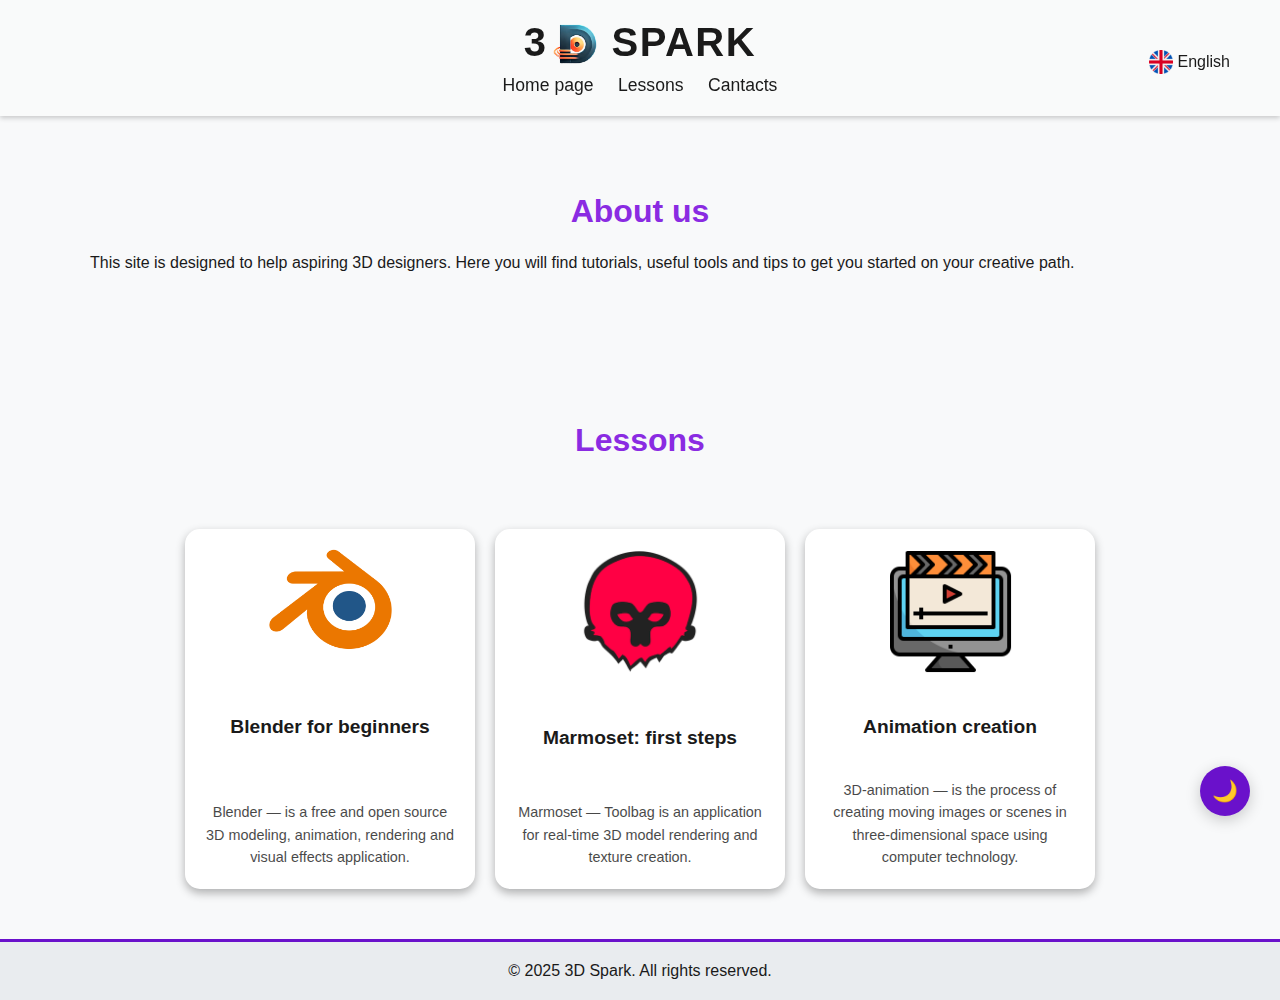
<file: en-index.html>
<!DOCTYPE html>
<html lang="en">
<head>
    <meta charset="UTF-8">
    <meta name="viewport" content="width=device-width, initial-scale=1.0">
    <title>3D Spark</title>
    <link rel="stylesheet" href="css/style.css">
    <link rel="icon" href="Assets/Blender_icon.png" type="image/png">
    <style>
        /* Предотвращение мерцания */
        body:not([data-theme]) { opacity: 0; }
        body[data-theme] { opacity: 1; transition: opacity 0.4s; }
      </style>
      <script>
        // Установка темы ДО загрузки страницы
        document.documentElement.setAttribute('data-theme',
          localStorage.getItem('theme') || 
          (window.matchMedia('(prefers-color-scheme: dark)').matches ? 'dark' : 'light')
        );
      </script>
</head>
<body>
    <header>
        <div class="container">
            <h1 class="logo">
                3<img src="Assets/Blender_D.png" alt="D" class="logo-img">
                <span>Spark</span>
            </h1>
            <nav>
                <a href="en-index.html">Home page</a>
                <a href="en-index.html#lessons">Lessons</a>
                <a href="en-contact.html">Cantacts</a>
        </div>
        <div class="language-switcher" onclick="toggleLanguageMenu()">
            <div class="selected-language">
                <img id="current-flag" src="Assets/gb_rounded_flag.png" alt="Flag" class="flag-icon">
                <span id="current-language">English</span>
            </div>
            <div class="language-menu" id="language-menu">
                <div class="language-option" onclick="changeLanguage('ru')">
                    <img src="Assets/ru_rounded_flag.png" alt="Russian Flag" class="flag-icon">
                    <span>русский</span>
                </div>
                <div class="language-option" onclick="changeLanguage('hy')">
                    <img src="Assets/hy_rounded_flag.png" alt="Armenian Flag" class="flag-icon">
                    <span>Հայերեն</span>
                </div>
            </div>
        </div>
        <button id="theme-toggle" class="theme-btn" aria-label="Переключить тему">
            <span class="theme-icon">🌙</span>
          </button>
    </header>
    <main>
        <section id="about" class="section">
            <h2 class="centered">About us</h2>
            <p>This site is designed to help aspiring 3D designers. Here you will find tutorials, useful tools and tips to get you started on your creative path.</p>
        </section>

        <section id="lessons" class="section">
            <h2 class="centered">Lessons</h2>
            <div class="card">
                <a href="en-blender.html" class="card-item">
                    <img src="Assets/Blender_logo.png" alt="Blender">
                    <h3>Blender for beginners</h3>
                    <p>Blender — is a free and open source 3D modeling, animation, rendering and visual effects application.</p>
                </a>
                <a href="en-marmoset.html" class="card-item">
                    <img src="Assets/marmoset.webp" alt="3ds Max">
                    <h3>Marmoset: first steps</h3>
                    <p>Marmoset — Toolbag is an application for real-time 3D model rendering and texture creation.</p>
                </a>
                <a href="en-animation.html" class="card-item">
                    <img src="Assets/animation.png" alt="Animation">
                    <h3>Animation creation</h3>
                    <p>3D-animation — is the process of creating moving images or scenes in three-dimensional space using computer technology.</p>
                </a>
            </div>
    </main>

    <footer>
        <p>&copy; 2025 3D Spark. All rights reserved.</p>
    </footer>
    <script src="js/lang.js"></script>
    <script src="js/themes.js"></script>
</body>
</html>
</file>
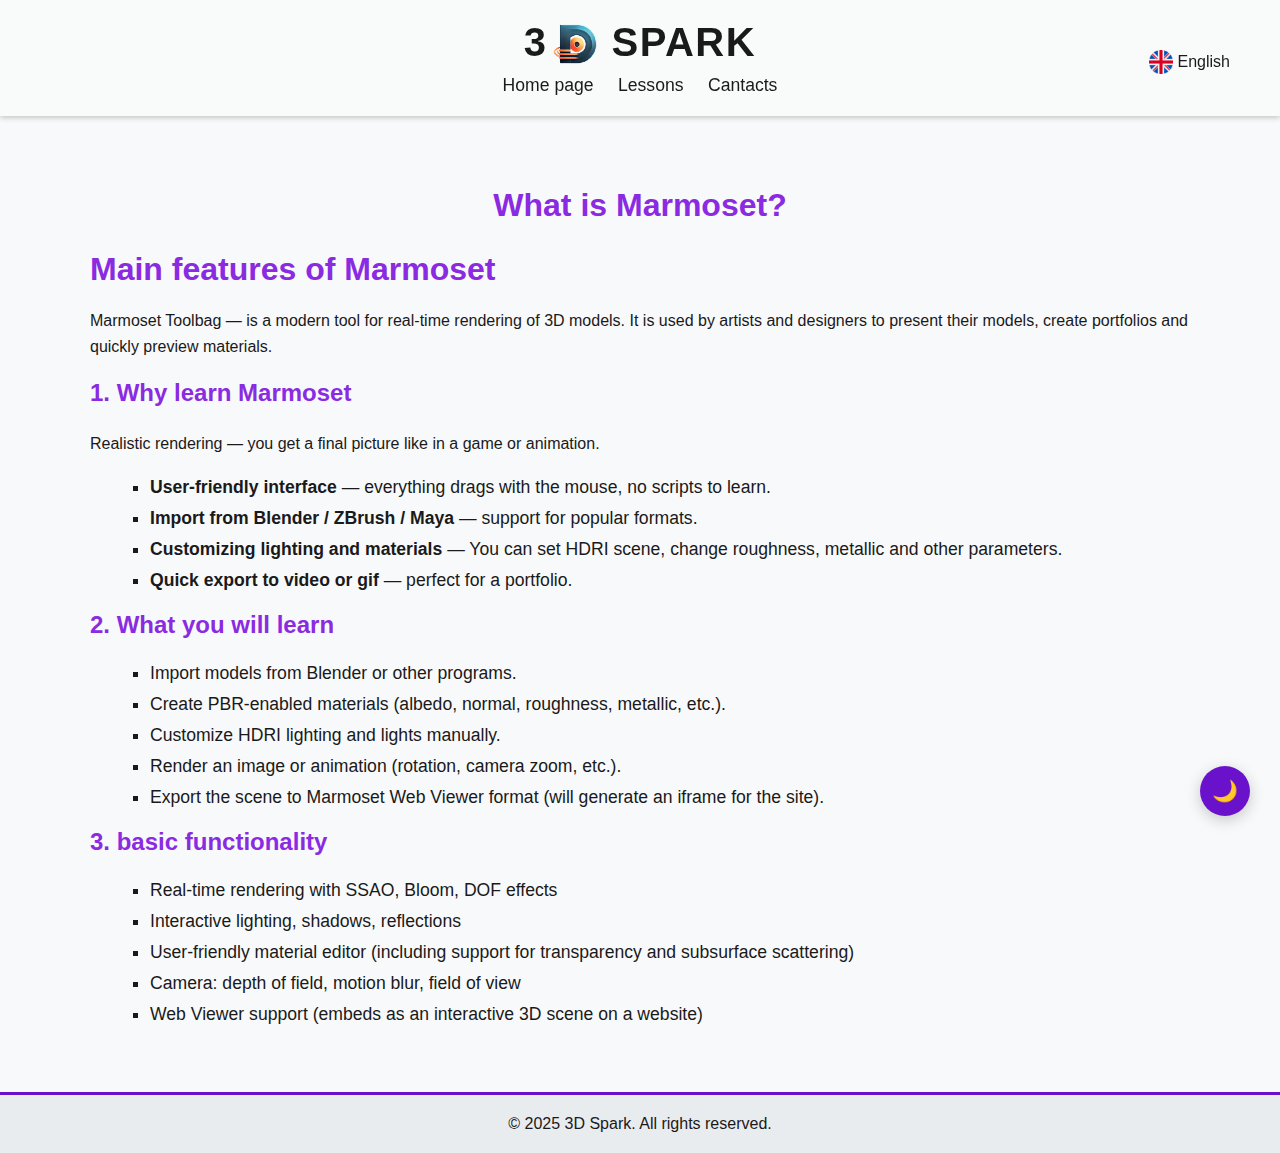
<file: en-marmoset.html>
<!DOCTYPE html>
<html lang="en">
<head>
    <meta charset="UTF-8">
    <meta name="viewport" content="width=device-width, initial-scale=1.0">
    <title>Marmoset for beginners</title>
    <link rel="stylesheet" href="css/style.css">
    <link rel="icon" href="Assets/Blender_icon.png" type="image/png">
    <style>
        /* Предотвращение мерцания */
        body:not([data-theme]) { opacity: 0; }
        body[data-theme] { opacity: 1; transition: opacity 0.4s; }
      </style>
      <script>
        // Установка темы ДО загрузки страницы
        document.documentElement.setAttribute('data-theme',
          localStorage.getItem('theme') || 
          (window.matchMedia('(prefers-color-scheme: dark)').matches ? 'dark' : 'light')
        );
      </script>
</head>
<body>
    
    <header>
        <div class="container">
            <h1 class="logo">
                3<img src="Assets/Blender_D.png" alt="D" class="logo-img">
                <span>Spark</span>
            </h1>
            <nav>
                <a href="en-index.html">Home page</a>
                <a href="en-index.html#lessons">Lessons</a>
                <a href="en-contact.html">Cantacts</a>
            </div>
                <div class="language-switcher" onclick="toggleLanguageMenu()">
                    <div class="selected-language">
                        <img id="current-flag" src="Assets/gb_rounded_flag.png" alt="Flag" class="flag-icon">
                        <span id="current-language">English</span>
                    </div>
                    <div class="language-menu" id="language-menu">
                        <div class="language-option" onclick="changeLanguage('ru')">
                            <img src="Assets/ru_rounded_flag.png" alt="Russian Flag" class="flag-icon">
                            <span>русский</span>
                        </div>
                        <div class="language-option" onclick="changeLanguage('hy')">
                            <img src="Assets/hy_rounded_flag.png" alt="Armenian Flag" class="flag-icon">
                            <span>Հայերեն</span>
                        </div>
            </nav>
        </div>
        <button id="theme-toggle" class="theme-btn" aria-label="Переключить тему">
            <span class="theme-icon">🌙</span>
          </button>
    </header>

    <main>
        <section class="section">
            <h1 class="centered">What is Marmoset?</h1>
            <h2>Main features of Marmoset</h2>
            <p>Marmoset Toolbag — is a modern tool for real-time rendering of 3D models. It is used by artists and designers to present their models, create portfolios and quickly preview materials.</p>
            
            <h3>1. Why learn Marmoset</h3>
            <p> Realistic rendering — you get a final picture like in a game or animation.</p>
            <ul>
                <li><strong>User-friendly interface</strong> — everything drags with the mouse, no scripts to learn.</li>
                <li><strong>Import from Blender / ZBrush / Maya</strong> — support for popular formats.</li>
                <li><strong>Customizing lighting and materials</strong> — You can set HDRI scene, change roughness, metallic and other parameters.</li>
                <li><strong>Quick export to video or gif</strong> — perfect for a portfolio.</li>
            </ul>

            <h3>2. What you will learn</h3>
            <ul>
                <li>Import models from Blender or other programs.</li>
                <li>Create PBR-enabled materials (albedo, normal, roughness, metallic, etc.).</li>
                <li>Customize HDRI lighting and lights manually.</li>
                <li>Render an image or animation (rotation, camera zoom, etc.).</li>
                <li>Export the scene to Marmoset Web Viewer format (will generate an iframe for the site).</li>
            </ul>

            <h3>3. basic functionality</h3>
            <ul>
                <li>Real-time rendering with SSAO, Bloom, DOF effects</li>
                <li>Interactive lighting, shadows, reflections</li>
                <li>User-friendly material editor (including support for transparency and subsurface scattering)</li>
                <li>Camera: depth of field, motion blur, field of view</li>
                <li>Web Viewer support (embeds as an interactive 3D scene on a website)</li>
            </ul>
        </section>
    </main>

    <footer>
        <p>&copy; 2025 3D Spark. All rights reserved.</p>
    </footer>
    <script src="js/lang.js"></script>
    <script src="js/themes.js"></script>
</body>
</html>
</file>
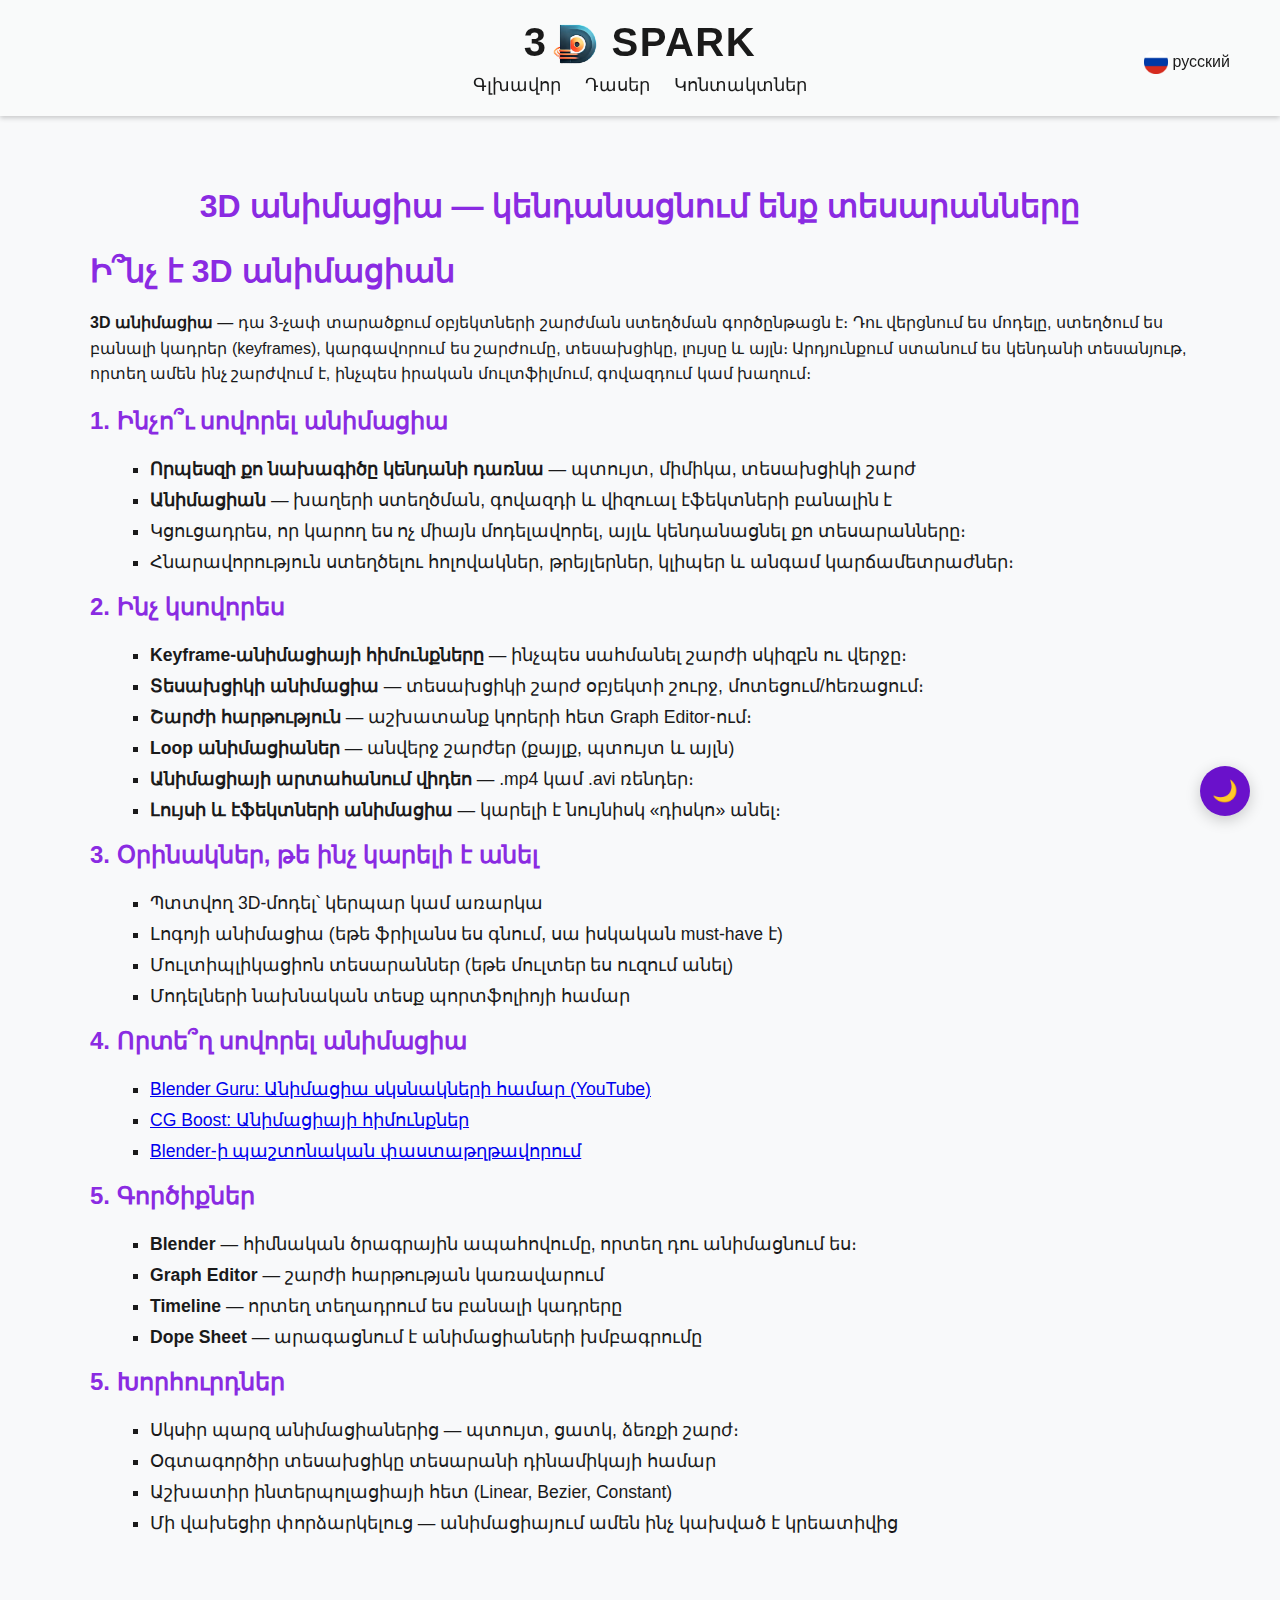
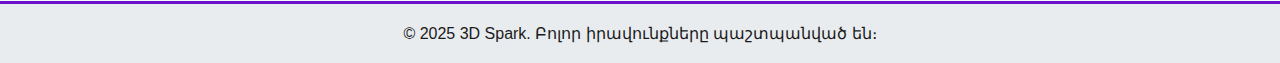
<file: hy-animation.html>
<!DOCTYPE html>
<html lang="hy">
<head>
    <meta charset="UTF-8">
    <meta name="viewport" content="width=device-width, initial-scale=1.0">
    <title>Անիմացիա սկսնակների համար</title>
    <link rel="stylesheet" href="css/style.css">
    <link rel="icon" href="Assets/Blender_icon.png" type="image/png">
    <style>
        /* Предотвращение мерцания */
        body:not([data-theme]) { opacity: 0; }
        body[data-theme] { opacity: 1; transition: opacity 0.4s; }
      </style>
      <script>
        // Установка темы ДО загрузки страницы
        document.documentElement.setAttribute('data-theme',
          localStorage.getItem('theme') || 
          (window.matchMedia('(prefers-color-scheme: dark)').matches ? 'dark' : 'light')
        );
      </script>
</head>
<body>
    
    <header>
        <div class="container">
            <h1 class="logo">
                3<img src="Assets/Blender_D.png" alt="D" class="logo-img">
                <span>Spark</span>
            </h1>
            <nav>
                <a href="hy-index.html">Գլխավոր</a>
                <a href="hy-index.html#lessons">Դասեր</a>
                <a href="hy-contact.html">Կոնտակտներ</a>
                <div class="language-switcher" onclick="toggleLanguageMenu()">
                    <div class="selected-language">
                        <img id="current-flag" src="Assets/ru_rounded_flag.png" alt="Flag" class="flag-icon">
                        <span id="current-language">русский</span>
                    </div>
                    <div class="language-menu" id="language-menu">
                        <div class="language-option" onclick="changeLanguage('en')">
                            <img src="Assets/gb_rounded_flag.png" alt="English Flag" class="flag-icon">
                            <span>English</span>
                        </div>
                        <div class="language-option" onclick="changeLanguage('hy')">
                            <img src="Assets/hy_rounded_flag.png" alt="Armenian Flag" class="flag-icon">
                            <span>Հայերեն</span>
                        </div>
        </div>
        <button id="theme-toggle" class="theme-btn" aria-label="Переключить тему">
            <span class="theme-icon">🌙</span>
          </button>
    </header>

    <main>
        <section class="section">
            <h1 class="centered">3D անիմացիա — կենդանացնում ենք տեսարանները</h1>
            <h2>Ի՞նչ է 3D անիմացիան</h2>
            <p><strong>3D անիմացիա</strong> — դա 3-չափ տարածքում օբյեկտների շարժման ստեղծման գործընթացն է։ Դու վերցնում ես մոդելը, ստեղծում ես բանալի կադրեր (keyframes), կարգավորում ես շարժումը, տեսախցիկը, լույսը և այլն։ Արդյունքում ստանում ես կենդանի տեսանյութ, որտեղ ամեն ինչ շարժվում է, ինչպես իրական մուլտֆիլմում, գովազդում կամ խաղում։</p>
            
            <h3>1. Ինչո՞ւ սովորել անիմացիա</h3>
            <ul>
                <li><strong>Որպեսզի քո նախագիծը կենդանի դառնա</strong> — պտույտ, միմիկա, տեսախցիկի շարժ</li>
                <li><strong>Անիմացիան</strong> — խաղերի ստեղծման, գովազդի և վիզուալ էֆեկտների բանալին է</li>
                <li>Կցուցադրես, որ կարող ես ոչ միայն մոդելավորել, այլև կենդանացնել քո տեսարանները։</li>
                <li>Հնարավորություն ստեղծելու հոլովակներ, թրեյլերներ, կլիպեր և անգամ կարճամետրաժներ։</li>
            </ul>

            <h3>2. Ինչ կսովորես</h3>
            <ul>
                <li><strong>Keyframe-անիմացիայի հիմունքները</strong> — ինչպես սահմանել շարժի սկիզբն ու վերջը։</li>
                <li><strong>Տեսախցիկի անիմացիա</strong> — տեսախցիկի շարժ օբյեկտի շուրջ, մոտեցում/հեռացում։</li>
                <li><strong>Շարժի հարթություն</strong> — աշխատանք կորերի հետ Graph Editor-ում։</li>
                <li><strong>Loop անիմացիաներ</strong> — անվերջ շարժեր (քայլք, պտույտ և այլն)</li>
                <li><strong>Անիմացիայի արտահանում վիդեո</strong> — .mp4 կամ .avi ռենդեր։</li>
                <li><strong>Լույսի և էֆեկտների անիմացիա</strong> — կարելի է նույնիսկ «դիսկո» անել։</li>
            </ul>

            <h3>3. Օրինակներ, թե ինչ կարելի է անել</h3>
            <ul>
                <li>Պտտվող 3D-մոդել՝ կերպար կամ առարկա</li>
                <li>Լոգոյի անիմացիա (եթե ֆրիլանս ես գնում, սա իսկական must-have է)</li>
                <li>Մուլտիպլիկացիոն տեսարաններ (եթե մուլտեր ես ուզում անել)</li>
                <li>Մոդելների նախնական տեսք պորտֆոլիոյի համար</li>
            </ul>
            <h3>4. Որտե՞ղ սովորել անիմացիա</h3>
            <ul>
                <li><a href="https://www.youtube.com/@blenderguru/videos">Blender Guru: Անիմացիա սկսնակների համար (YouTube)</a></li>
                <li><a href="https://www.cgboost.com/">CG Boost: Անիմացիայի հիմունքներ</a></li>
                <li><a href="https://www.blender.org/features/animation/">Blender-ի պաշտոնական փաստաթղթավորում</a></li>
            </ul>

            <h3>5. Գործիքներ</h3>
            <ul>
                <li><strong>Blender</strong> — հիմնական ծրագրային ապահովումը, որտեղ դու անիմացնում ես։</li>
                <li><strong>Graph Editor</strong> — շարժի հարթության կառավարում</li>
                <li><strong>Timeline</strong> — որտեղ տեղադրում ես բանալի կադրերը</li>
                <li><strong>Dope Sheet</strong> — արագացնում է անիմացիաների խմբագրումը</li>
            </ul>

            <h3>5. Խորհուրդներ</h3>
            <ul>
                <li>Սկսիր պարզ անիմացիաներից — պտույտ, ցատկ, ձեռքի շարժ։</li>
                <li>Օգտագործիր տեսախցիկը տեսարանի դինամիկայի համար</li>
                <li>Աշխատիր ինտերպոլացիայի հետ (Linear, Bezier, Constant)</li>
                <li>Մի վախեցիր փորձարկելուց — անիմացիայում ամեն ինչ կախված է կրեատիվից</li>
            </ul>
        </section>
    </main>

    <footer>
        <p>&copy; 2025 3D Spark. Բոլոր իրավունքները պաշտպանված են։</p>
    </footer>
    <script src="js/lang.js"></script>
    <script src="js/themes.js"></script>
</body>
</html>
</file>
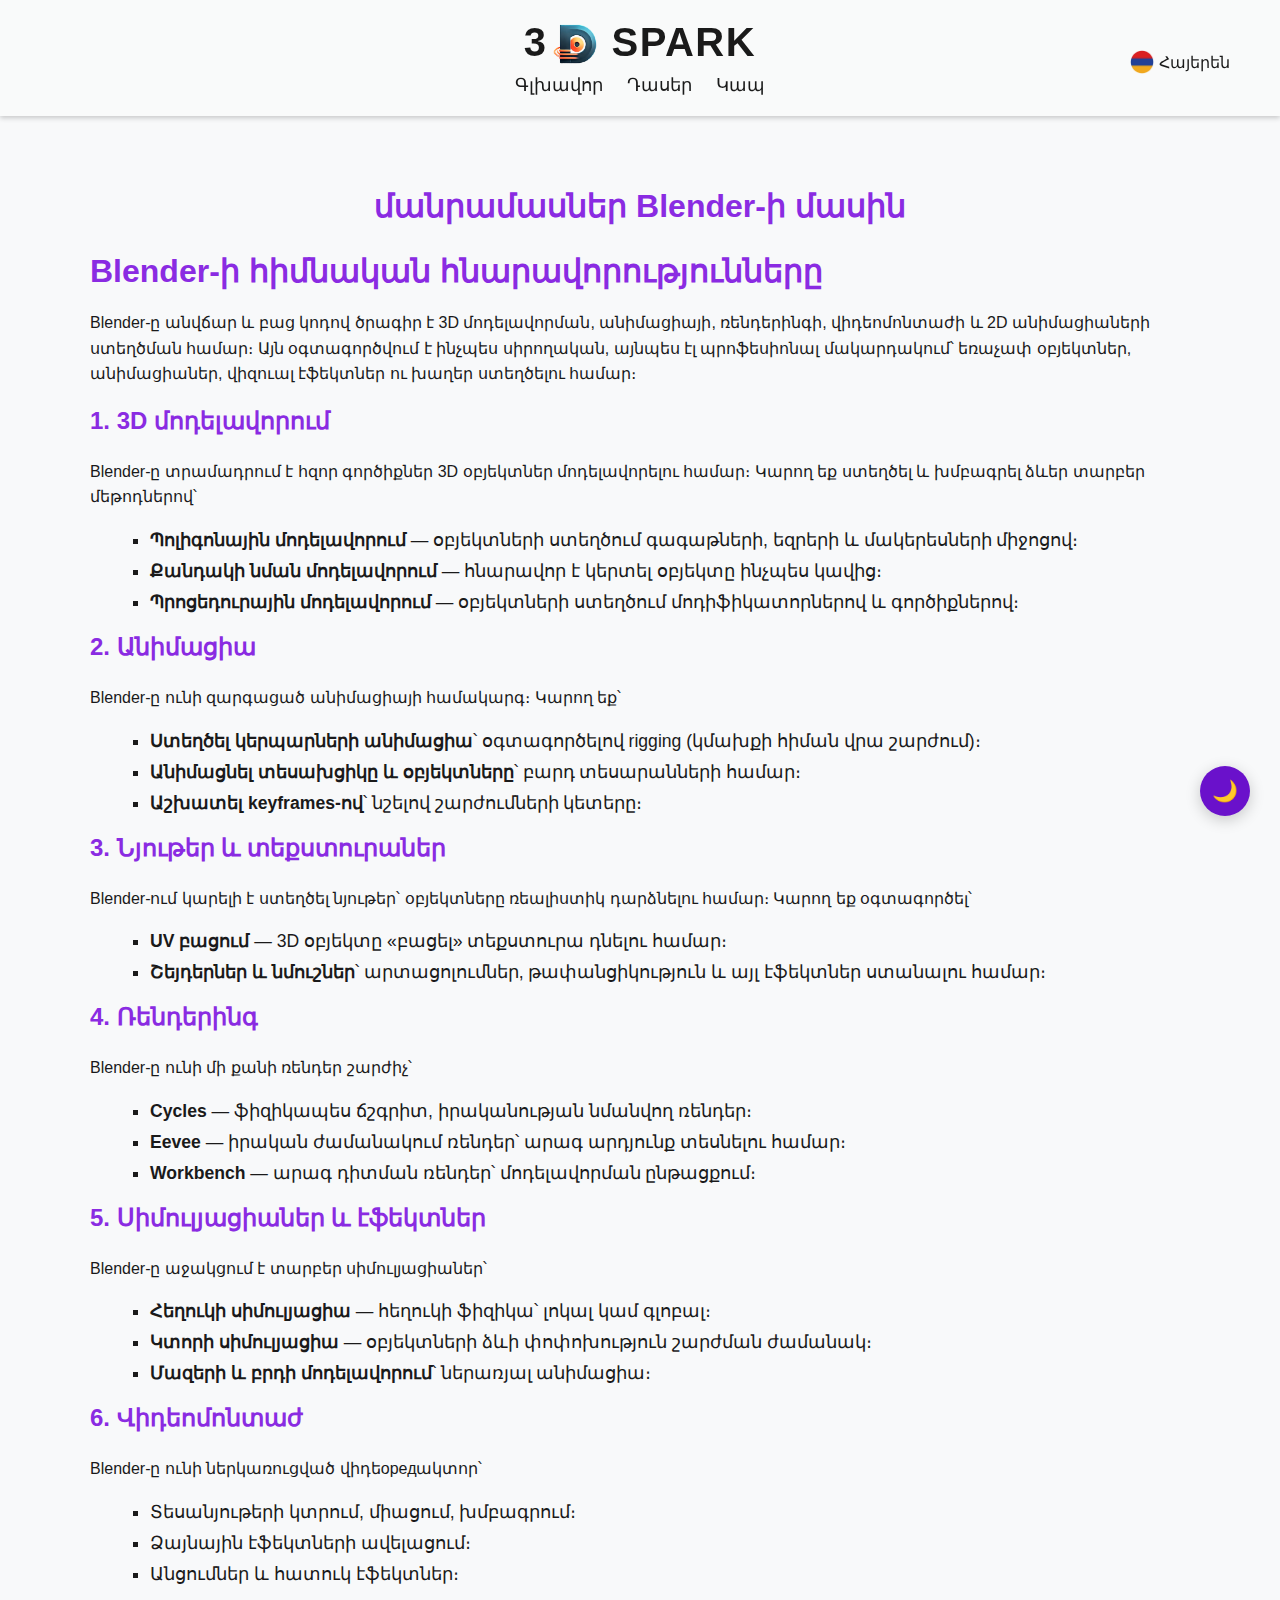
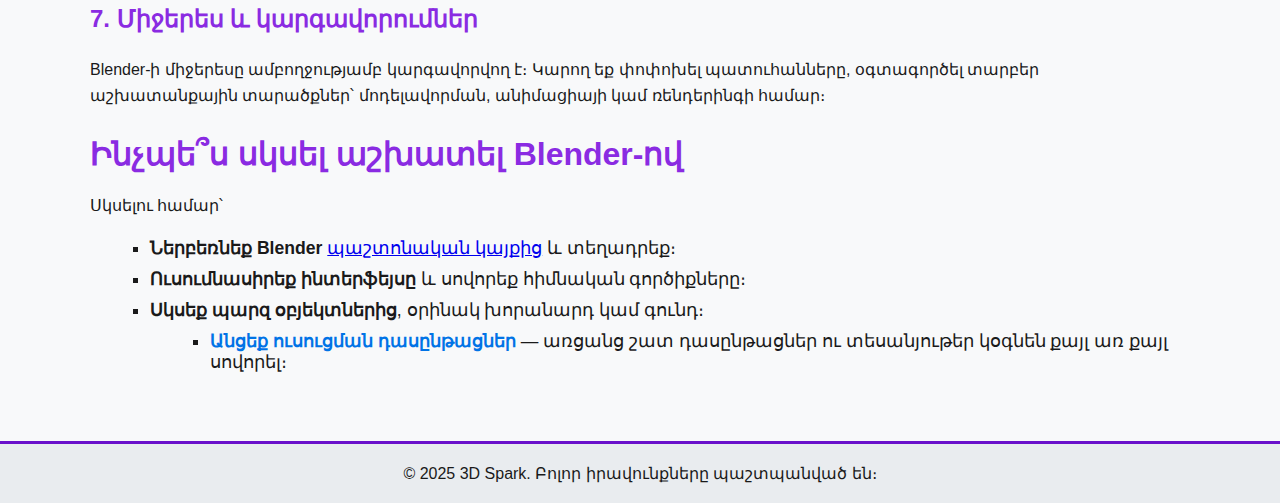
<file: hy-blender.html>
<!DOCTYPE html>
<html lang="hy">
<head>
    <meta charset="UTF-8">
    <meta name="viewport" content="width=device-width, initial-scale=1.0">
    <title>Blender սկսնակների համար</title>
    <link rel="stylesheet" href="css/style.css">
    <link rel="icon" href="Assets/Blender_icon.png" type="image/png">
    <style>
        /* Предотвращение мерцания */
        body:not([data-theme]) { opacity: 0; }
        body[data-theme] { opacity: 1; transition: opacity 0.4s; }
      </style>
      <script>
        // Установка темы ДО загрузки страницы
        document.documentElement.setAttribute('data-theme',
          localStorage.getItem('theme') || 
          (window.matchMedia('(prefers-color-scheme: dark)').matches ? 'dark' : 'light')
        );
      </script>
</head>
<body>
    
    <header>
        <div class="container">
            <h1 class="logo">
                3<img src="Assets/Blender_D.png" alt="D" class="logo-img">
                <span>Spark</span>
            </h1>
            <nav>
                <nav>
                    <a href="hy-index.html">Գլխավոր</a>
                    <a href="hy-index.html#lessons">Դասեր</a>
                    <a href="hy-contact.html">Կապ</a>
                <div class="language-switcher" onclick="toggleLanguageMenu()">
                    <div class="selected-language">
                        <img id="current-flag" src="Assets/hy_rounded_flag.png" alt="Flag" class="flag-icon">
                        <span id="current-language">Հայերեն</span>
                    </div>
                    <div class="language-menu" id="language-menu">
                        <div class="language-option" onclick="changeLanguage('ru')">
                            <img src="Assets/ru_rounded_flag.png" alt="Russian Flag" class="flag-icon">
                            <span>русский</span>
                        </div>
                        <div class="language-option" onclick="changeLanguage('en')">
                            <img src="Assets/gb_rounded_flag.png" alt="English Flag" class="flag-icon">
                            <span>English</span>
                        </div>
            </nav>
        </div>
        <button id="theme-toggle" class="theme-btn" aria-label="Переключить тему">
            <span class="theme-icon">🌙</span>
          </button>
    </header>

    <main>
        <section class="section">
            <h1 class="centered">մանրամասներ Blender-ի մասին</h1>
            <h2>Blender-ի հիմնական հնարավորությունները</h2>
            <p>Blender-ը անվճար և բաց կոդով ծրագիր է 3D մոդելավորման, անիմացիայի, ռենդերինգի, վիդեոմոնտաժի և 2D անիմացիաների ստեղծման համար։ Այն օգտագործվում է ինչպես սիրողական, այնպես էլ պրոֆեսիոնալ մակարդակում՝ եռաչափ օբյեկտներ, անիմացիաներ, վիզուալ էֆեկտներ ու խաղեր ստեղծելու համար։</p>
            
            <h3>1. 3D մոդելավորում</h3>
            <p>Blender-ը տրամադրում է հզոր գործիքներ 3D օբյեկտներ մոդելավորելու համար։ Կարող եք ստեղծել և խմբագրել ձևեր տարբեր մեթոդներով՝</p>
            <ul>
                <li><strong>Պոլիգոնային մոդելավորում</strong> — օբյեկտների ստեղծում գագաթների, եզրերի և մակերեսների միջոցով։</li>
                <li><strong>Քանդակի նման մոդելավորում</strong> — հնարավոր է կերտել օբյեկտը ինչպես կավից։</li>
                <li><strong>Պրոցեդուրային մոդելավորում</strong> — օբյեկտների ստեղծում մոդիֆիկատորներով և գործիքներով։</li>
            </ul>

            <h3>2. Անիմացիա</h3>
            <p>Blender-ը ունի զարգացած անիմացիայի համակարգ։ Կարող եք՝</p>
            <ul>
                <li><strong>Ստեղծել կերպարների անիմացիա</strong>՝ օգտագործելով rigging (կմախքի հիման վրա շարժում)։</li>
                <li><strong>Անիմացնել տեսախցիկը և օբյեկտները</strong>՝ բարդ տեսարանների համար։</li>
                <li><strong>Աշխատել keyframes-ով</strong>՝ նշելով շարժումների կետերը։</li>
            </ul>

            <h3>3. Նյութեր և տեքստուրաներ</h3>
            <p>Blender-ում կարելի է ստեղծել նյութեր՝ օբյեկտները ռեալիստիկ դարձնելու համար։ Կարող եք օգտագործել՝</p>
            <ul>
                <li><strong>UV բացում</strong> — 3D օբյեկտը «բացել» տեքստուրա դնելու համար։</li>
                <li><strong>Շեյդերներ և նմուշներ</strong>՝ արտացոլումներ, թափանցիկություն և այլ էֆեկտներ ստանալու համար։</li>
            </ul>

            <h3>4. Ռենդերինգ</h3>
            <p>Blender-ը ունի մի քանի ռենդեր շարժիչ՝</p>
            <ul>
                <li><strong>Cycles</strong> — ֆիզիկապես ճշգրիտ, իրականության նմանվող ռենդեր։</li>
                <li><strong>Eevee</strong> — իրական ժամանակում ռենդեր՝ արագ արդյունք տեսնելու համար։</li>
                <li><strong>Workbench</strong> — արագ դիտման ռենդեր՝ մոդելավորման ընթացքում։</li>
            </ul>

            <h3>5. Սիմուլյացիաներ և էֆեկտներ</h3>
            <p>Blender-ը աջակցում է տարբեր սիմուլյացիաներ՝</p>
            <ul>
                <li><strong>Հեղուկի սիմուլյացիա</strong> — հեղուկի ֆիզիկա՝ լոկալ կամ գլոբալ։</li>
                <li><strong>Կտորի սիմուլյացիա</strong> — օբյեկտների ձևի փոփոխություն շարժման ժամանակ։</li>
                <li><strong>Մազերի և բրդի մոդելավորում</strong>՝ ներառյալ անիմացիա։</li>
            </ul>

            <h3>6. Վիդեոմոնտաժ</h3>
            <p>Blender-ը ունի ներկառուցված վիդեоредակտոր՝</p>
            <ul>
                <li>Տեսանյութերի կտրում, միացում, խմբագրում։</li>
                <li>Ձայնային էֆեկտների ավելացում։</li>
                <li>Անցումներ և հատուկ էֆեկտներ։</li>
            </ul>

            <h3>7. Միջերես և կարգավորումներ</h3>
            <p>Blender-ի միջերեսը ամբողջությամբ կարգավորվող է։ Կարող եք փոփոխել պատուհանները, օգտագործել տարբեր աշխատանքային տարածքներ՝ մոդելավորման, անիմացիայի կամ ռենդերինգի համար։</p>

            <h2>Ինչպե՞ս սկսել աշխատել Blender-ով</h2>
            <p>Սկսելու համար՝</p>
            <ul>
                <li><strong>Ներբեռնեք Blender</strong> <a href="https://www.blender.org/download/" target="_blank">պաշտոնական կայքից</a> և տեղադրեք։</li>
                <li><strong>Ուսումնասիրեք ինտերֆեյսը</strong> և սովորեք հիմնական գործիքները։</li>
                <li><strong>Սկսեք պարզ օբյեկտներից</strong>, օրինակ խորանարդ կամ գունդ։</li>
                <ul>
                    <li>
                      <strong style="cursor: pointer; color: #0073e6;" onclick="toggleMiro()">Անցեք ուսուցման դասընթացներ</strong> — առցանց շատ դասընթացներ ու տեսանյութեր կօգնեն քայլ առ քայլ սովորել։ 
                      <div id="miroEmbed" style="display: none; margin-top: 15px;">
                        <iframe 
                          width="100%" 
                          height="600" 
                          src="https://miro.com/app/live-embed/uXjVPvgwpmw=/?autoplay=true" 
                          frameborder="0" 
                          scrolling="no" 
                          allowfullscreen
                          style="border: 2px solid #ccc; border-radius: 10px;">
                        </iframe>
                      </div>
                    </li>
                  </ul>
                  
                  <script>
                    function toggleMiro() {
                      const miro = document.getElementById('miroEmbed');
                      miro.style.display = miro.style.display === 'none' ? 'block' : 'none';
                    }
                  </script>
                  
        </section>
    </main>

    <footer>
        <p>&copy; 2025 3D Spark. Բոլոր իրավունքները պաշտպանված են։</p>
    </footer>
    <script src="js/lang.js"></script>
    <script src="js/themes.js"></script>
</body>
</html>
</file>
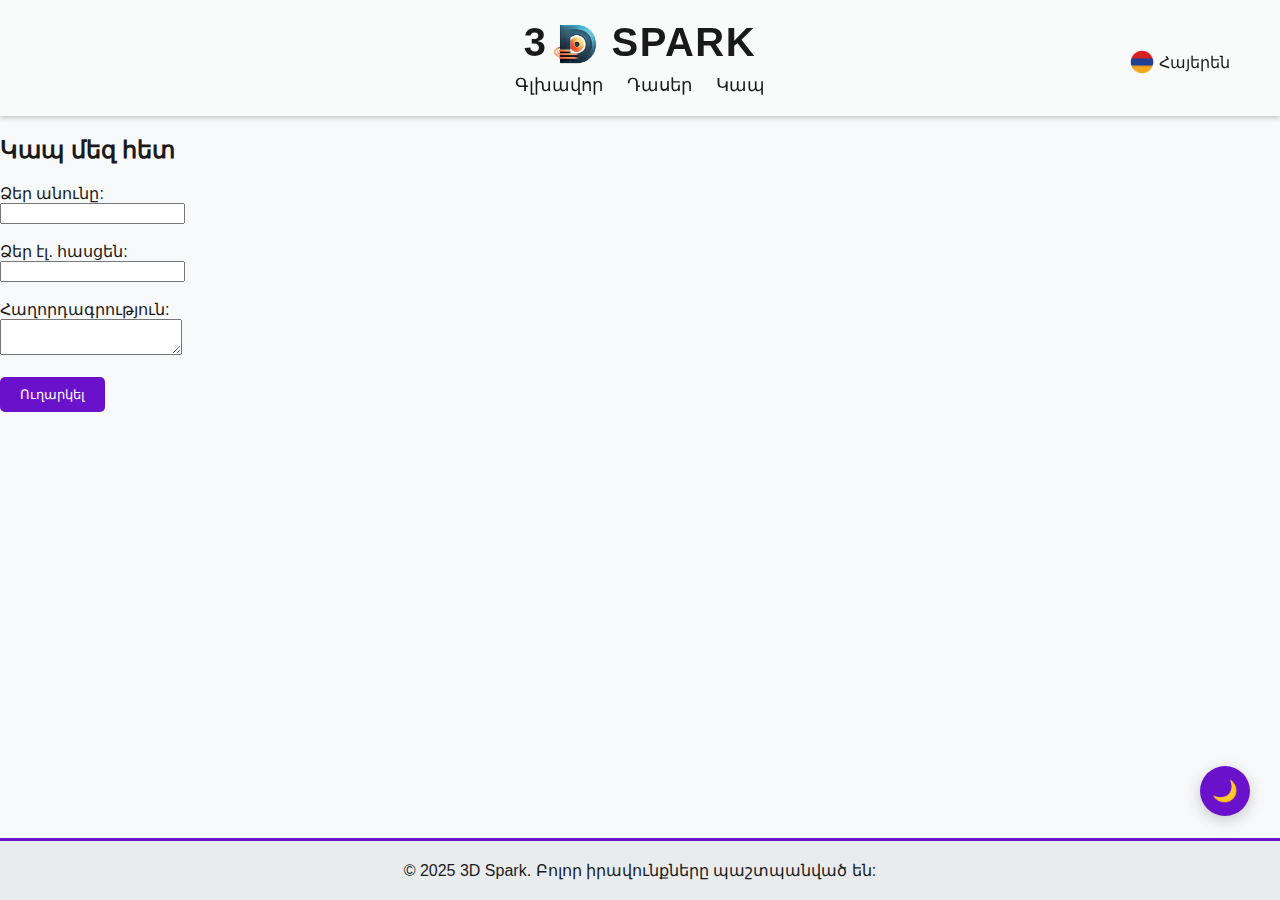
<file: hy-contact.html>
<!DOCTYPE html>
<html lang="hy">
<head>
    <meta charset="UTF-8">
    <meta name="viewport" content="width=device-width, initial-scale=1.0">
    <title>Կապ մեզ հետ - 3D Spark</title>
    <link rel="stylesheet" href="css/style.css">
    <link rel="icon" href="Assets/Blender_icon.png" type="image/png">
    <style>
        /* Предотвращение мерцания */
        body:not([data-theme]) { opacity: 0; }
        body[data-theme] { opacity: 1; transition: opacity 0.4s; }
      </style>
      <script>
        // Установка темы ДО загрузки страницы
        document.documentElement.setAttribute('data-theme',
          localStorage.getItem('theme') || 
          (window.matchMedia('(prefers-color-scheme: dark)').matches ? 'dark' : 'light')
        );
      </script>
</head>
<body>
    <div class="wrapper">
    <header>
        <div class="container">
            <h1 class="logo">
                3<img src="Assets/Blender_D.png" alt="D" class="logo-img">
                <span>Spark</span>
            </h1>
            <nav>
                <nav>
                    <a href="hy-index.html">Գլխավոր</a>
                    <a href="hy-index.html#lessons">Դասեր</a>
                    <a href="hy-contact.html">Կապ</a>
                <div class="language-switcher" onclick="toggleLanguageMenu()">
                    <div class="selected-language">
                        <img id="current-flag" src="Assets/hy_rounded_flag.png" alt="Flag" class="flag-icon">
                        <span id="current-language">Հայերեն</span>
                    </div>
                    <div class="language-menu" id="language-menu">
                        <div class="language-option" onclick="changeLanguage('ru')">
                            <img src="Assets/ru_rounded_flag.png" alt="Russian Flag" class="flag-icon">
                            <span>русский</span>
                        </div>
                        <div class="language-option" onclick="changeLanguage('en')">
                            <img src="Assets/gb_rounded_flag.png" alt="English Flag" class="flag-icon">
                            <span>English</span>
                        </div>
        </div>
        <button id="theme-toggle" class="theme-btn" aria-label="Переключить тему">
            <span class="theme-icon">🌙</span>
          </button>
    </header>
    <main>
        <section>
            <h2>Կապ մեզ հետ</h2>
            <form action="#" method="POST">
                <label for="name">Ձեր անունը:</label><br>
                <input type="text" id="name" name="name"><br><br>
                <label for="email">Ձեր էլ. հասցեն:</label><br>
                <input type="email" id="email" name="email"><br><br>
                <label for="message">Հաղորդագրություն:</label><br>
                <textarea id="message" name="message"></textarea><br><br>
                <button type="submit">Ուղարկել</button>
            </form>
        </section>
    </main>
    <footer>
        <p>&copy; 2025 3D Spark. Բոլոր իրավունքները պաշտպանված են:</p>
    </footer>
    <script src="js/lang.js"></script>
    <script src="js/themes.js"></script>
</div>
</body>
</html>
</file>
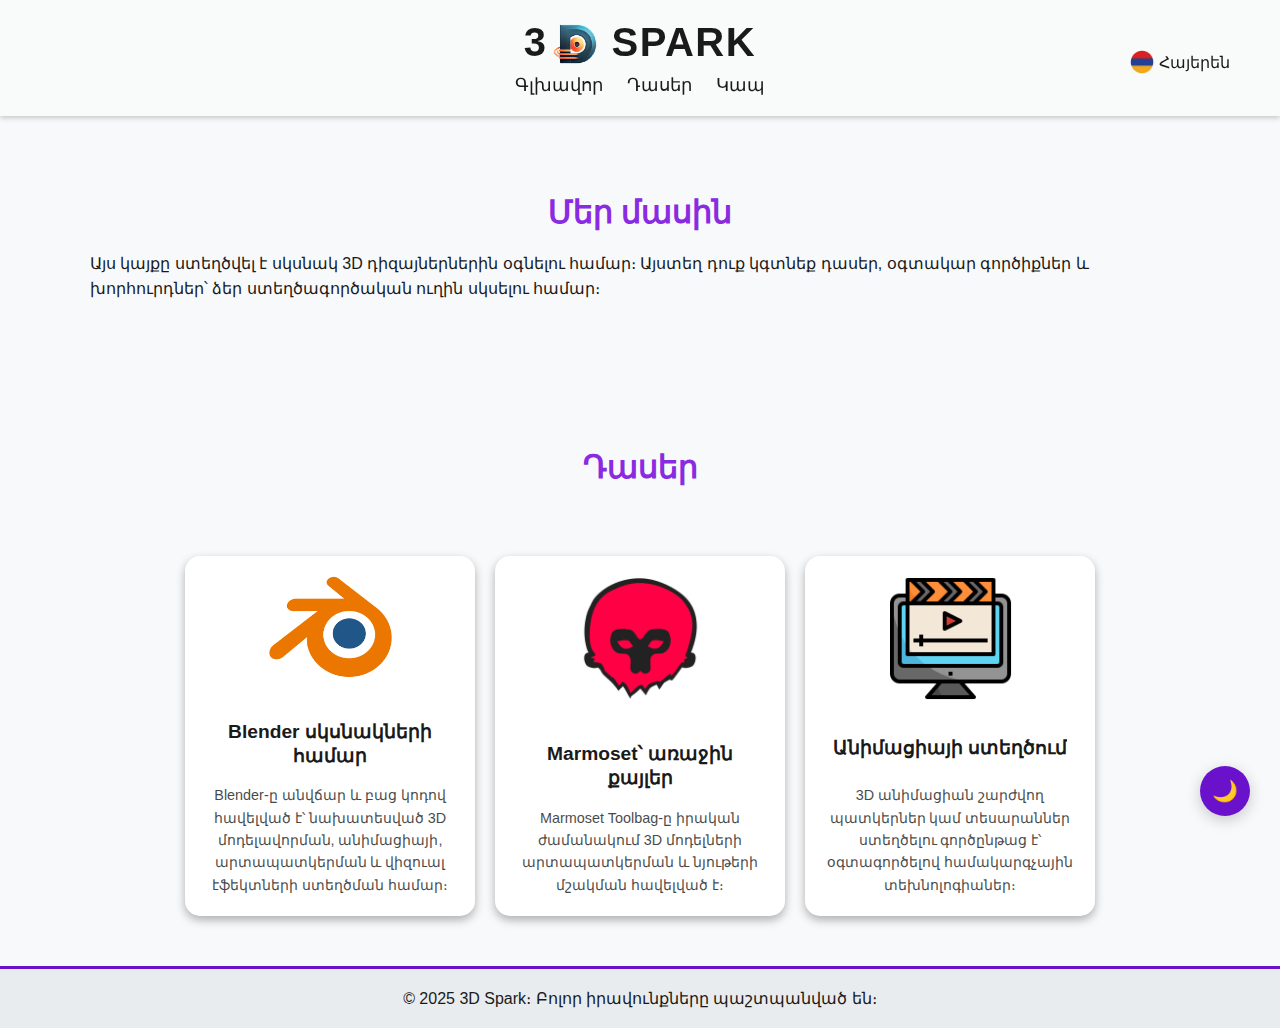
<file: hy-index.html>
<!DOCTYPE html>
<html lang="hy">
<head>
    <meta charset="UTF-8">
    <meta name="viewport" content="width=device-width, initial-scale=1.0">
    <title>3D Spark</title>
    <link rel="stylesheet" href="css/style.css">
    <link rel="icon" href="Assets/Blender_icon.png" type="image/png">
    <style>
        /* Предотвращение мерцания */
        body:not([data-theme]) { opacity: 0; }
        body[data-theme] { opacity: 1; transition: opacity 0.4s; }
      </style>
      <script>
        // Установка темы ДО загрузки страницы
        document.documentElement.setAttribute('data-theme',
          localStorage.getItem('theme') || 
          (window.matchMedia('(prefers-color-scheme: dark)').matches ? 'dark' : 'light')
        );
      </script>
</head>
<body>
    <header>
        <div class="container">
            <h1 class="logo">
                3<img src="Assets/Blender_D.png" alt="D" class="logo-img">
                <span>Spark</span>
            </h1>
            <nav>
                <a href="hy-index.html">Գլխավոր</a>
                <a href="hy-index.html#lessons">Դասեր</a>
                <a href="hy-contact.html">Կապ</a>
            </nav>
        </div>
        <div class="language-switcher" onclick="toggleLanguageMenu()">
            <div class="selected-language">
                <img id="current-flag" src="Assets/hy_rounded_flag.png" alt="Flag" class="flag-icon">
                <span id="current-language">Հայերեն</span>
            </div>
            <div class="language-menu" id="language-menu">
                <div class="language-option" onclick="changeLanguage('ru')">
                    <img src="Assets/ru_rounded_flag.png" alt="Russian Flag" class="flag-icon">
                    <span>русский</span>
                </div>
                <div class="language-option" onclick="changeLanguage('en')">
                    <img src="Assets/gb_rounded_flag.png" alt="English Flag" class="flag-icon">
                    <span>English</span>
                </div>
            </div>
        </div>
        <button id="theme-toggle" class="theme-btn" aria-label="Переключить тему">
            <span class="theme-icon">🌙</span>
          </button>
    </header>

    <main>
        <section id="about" class="section">
            <h2 class="centered">Մեր մասին</h2>
            <p>Այս կայքը ստեղծվել է սկսնակ 3D դիզայներներին օգնելու համար։ Այստեղ դուք կգտնեք դասեր, օգտակար գործիքներ և խորհուրդներ՝ ձեր ստեղծագործական ուղին սկսելու համար։</p>
        </section>

        <section id="lessons" class="section">
            <h2 class="centered">Դասեր</h2>
            <div class="card">
                <a href="hy-blender.html" class="card-item">
                    <img src="Assets/Blender_logo.png" alt="Blender">
                    <h3>Blender սկսնակների համար</h3>
                    <p>Blender-ը անվճար և բաց կոդով հավելված է՝ նախատեսված 3D մոդելավորման, անիմացիայի, արտապատկերման և վիզուալ էֆեկտների ստեղծման համար։</p>
                </a>
                <a href="hy-marmoset.html" class="card-item">
                    <img src="Assets/marmoset.webp" alt="Marmoset">
                    <h3>Marmoset՝ առաջին քայլեր</h3>
                    <p>Marmoset Toolbag-ը իրական ժամանակում 3D մոդելների արտապատկերման և նյութերի մշակման հավելված է։</p>
                </a>
                <a href="hy-animation.html" class="card-item">
                    <img src="Assets/animation.png" alt="Animation">
                    <h3>Անիմացիայի ստեղծում</h3>
                    <p>3D անիմացիան շարժվող պատկերներ կամ տեսարաններ ստեղծելու գործընթաց է՝ օգտագործելով համակարգչային տեխնոլոգիաներ։</p>
                </a>
            </div>
        </section>
    </main>

    <footer>
        <p>&copy; 2025 3D Spark։ Բոլոր իրավունքները պաշտպանված են։</p>
    </footer>
    <script src="js/lang.js"></script>
    <script src="js/themes.js"></script>
</body>
</html>
</file>
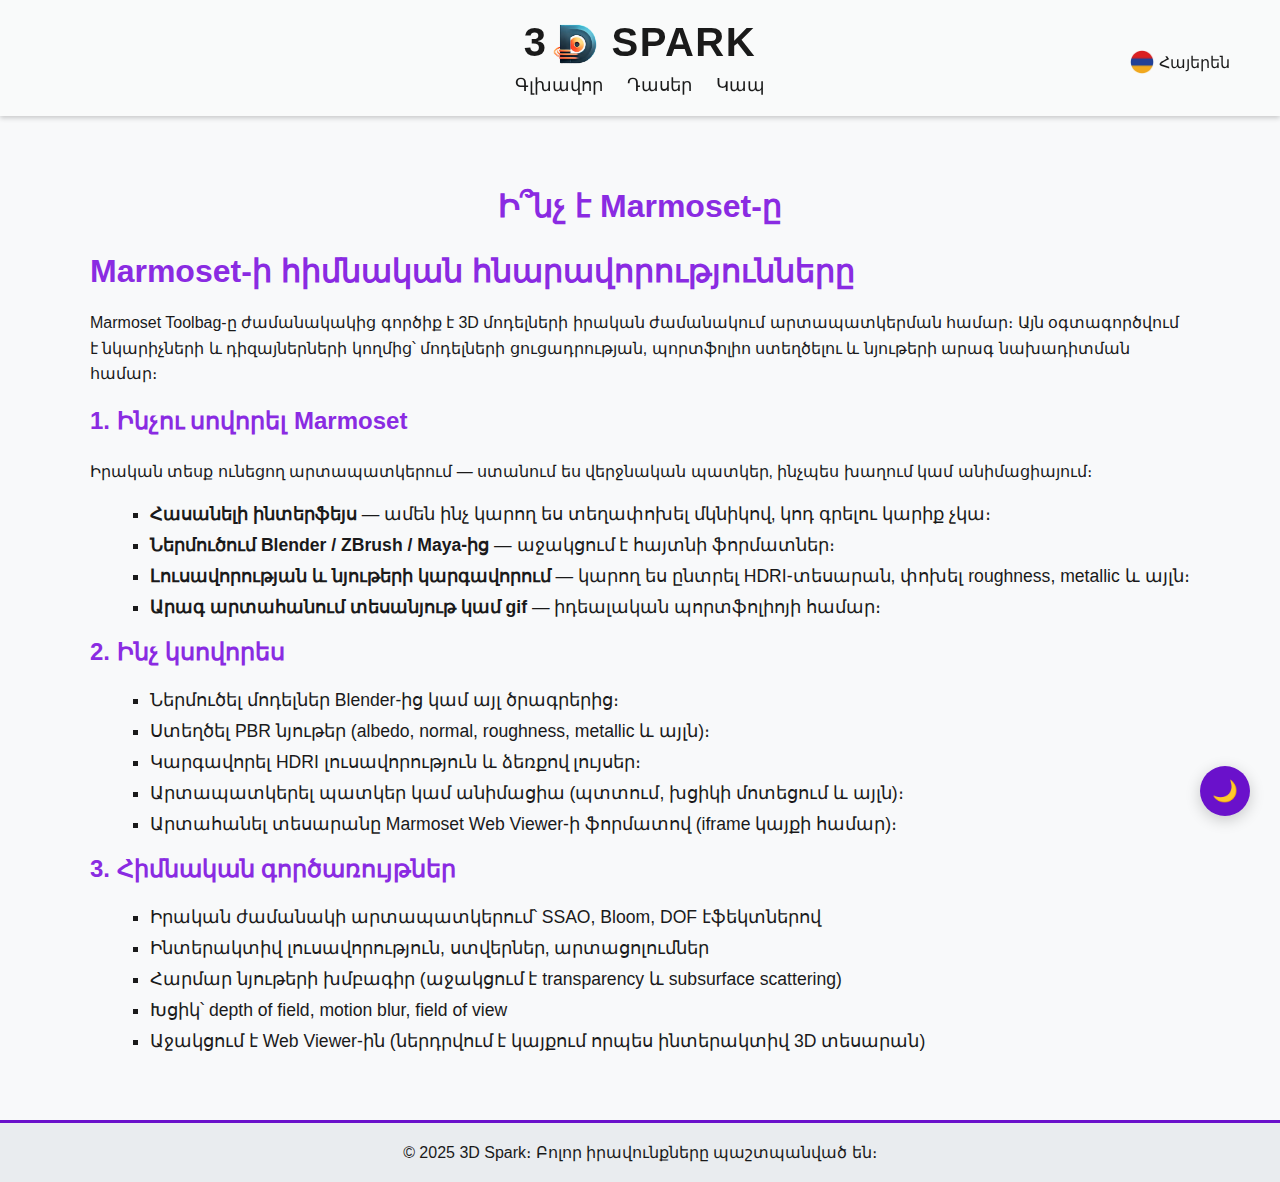
<file: hy-marmoset.html>
<!DOCTYPE html>
<html lang="hy">
<head>
    <meta charset="UTF-8">
    <meta name="viewport" content="width=device-width, initial-scale=1.0">
    <title>Marmoset սկսնակների համար</title>
    <link rel="stylesheet" href="css/style.css">
    <link rel="icon" href="Assets/Blender_icon.png" type="image/png">
    <style>
        /* Предотвращение мерцания */
        body:not([data-theme]) { opacity: 0; }
        body[data-theme] { opacity: 1; transition: opacity 0.4s; }
      </style>
      <script>
        // Установка темы ДО загрузки страницы
        document.documentElement.setAttribute('data-theme',
          localStorage.getItem('theme') || 
          (window.matchMedia('(prefers-color-scheme: dark)').matches ? 'dark' : 'light')
        );
      </script>
</head>
<body>
    
    <header>
        <div class="container">
            <h1 class="logo">
                3<img src="Assets/Blender_D.png" alt="D" class="logo-img">
                <span>Spark</span>
            </h1>
            <nav>
                <a href="hy-index.html">Գլխավոր</a>
                <a href="hy-index.html#lessons">Դասեր</a>
                <a href="hy-contact.html">Կապ</a>
                <div class="language-switcher" onclick="toggleLanguageMenu()">
                    <div class="selected-language">
                        <img id="current-flag" src="Assets/hy_rounded_flag.png" alt="Flag" class="flag-icon">
                        <span id="current-language">Հայերեն</span>
                    </div>
                    <div class="language-menu" id="language-menu">
                        <div class="language-option" onclick="changeLanguage('ru')">
                            <img src="Assets/ru_rounded_flag.png" alt="Russian Flag" class="flag-icon">
                            <span>русский</span>
                        </div>
                        <div class="language-option" onclick="changeLanguage('en')">
                            <img src="Assets/gb_rounded_flag.png" alt="English Flag" class="flag-icon">
                            <span>English</span>
                        </div>
                    </div>
                </div>
            </nav>
        </div>
        <button id="theme-toggle" class="theme-btn" aria-label="Переключить тему">
            <span class="theme-icon">🌙</span>
          </button>
    </header>

    <main>
        <section class="section">
            <h1 class="centered">Ի՞նչ է Marmoset-ը</h1>
            <h2>Marmoset-ի հիմնական հնարավորությունները</h2>
            <p>Marmoset Toolbag-ը ժամանակակից գործիք է 3D մոդելների իրական ժամանակում արտապատկերման համար։ Այն օգտագործվում է նկարիչների և դիզայներների կողմից՝ մոդելների ցուցադրության, պորտֆոլիո ստեղծելու և նյութերի արագ նախադիտման համար։</p>
            
            <h3>1. Ինչու սովորել Marmoset</h3>
            <p> Իրական տեսք ունեցող արտապատկերում — ստանում ես վերջնական պատկեր, ինչպես խաղում կամ անիմացիայում։</p>
            <ul>
                <li><strong>Հասանելի ինտերֆեյս</strong> — ամեն ինչ կարող ես տեղափոխել մկնիկով, կոդ գրելու կարիք չկա։</li>
                <li><strong>Ներմուծում Blender / ZBrush / Maya-ից</strong> — աջակցում է հայտնի ֆորմատներ։</li>
                <li><strong>Լուսավորության և նյութերի կարգավորում</strong> — կարող ես ընտրել HDRI-տեսարան, փոխել roughness, metallic և այլն։</li>
                <li><strong>Արագ արտահանում տեսանյութ կամ gif</strong> — իդեալական պորտֆոլիոյի համար։</li>
            </ul>

            <h3>2. Ինչ կսովորես</h3>
            <ul>
                <li>Ներմուծել մոդելներ Blender-ից կամ այլ ծրագրերից։</li>
                <li>Ստեղծել PBR նյութեր (albedo, normal, roughness, metallic և այլն)։</li>
                <li>Կարգավորել HDRI լուսավորություն և ձեռքով լույսեր։</li>
                <li>Արտապատկերել պատկեր կամ անիմացիա (պտտում, խցիկի մոտեցում և այլն)։</li>
                <li>Արտահանել տեսարանը Marmoset Web Viewer-ի ֆորմատով (iframe կայքի համար)։</li>
            </ul>

            <h3>3. Հիմնական գործառույթներ</h3>
            <ul>
                <li>Իրական ժամանակի արտապատկերում՝ SSAO, Bloom, DOF էֆեկտներով</li>
                <li>Ինտերակտիվ լուսավորություն, ստվերներ, արտացոլումներ</li>
                <li>Հարմար նյութերի խմբագիր (աջակցում է transparency և subsurface scattering)</li>
                <li>Խցիկ՝ depth of field, motion blur, field of view</li>
                <li>Աջակցում է Web Viewer-ին (ներդրվում է կայքում որպես ինտերակտիվ 3D տեսարան)</li>
            </ul>
        </section>
    </main>

    <footer>
        <p>&copy; 2025 3D Spark։ Բոլոր իրավունքները պաշտպանված են։</p>
    </footer>
    <script src="js/lang.js"></script>
    <script src="js/themes.js"></script>
</body>
</html>
</file>
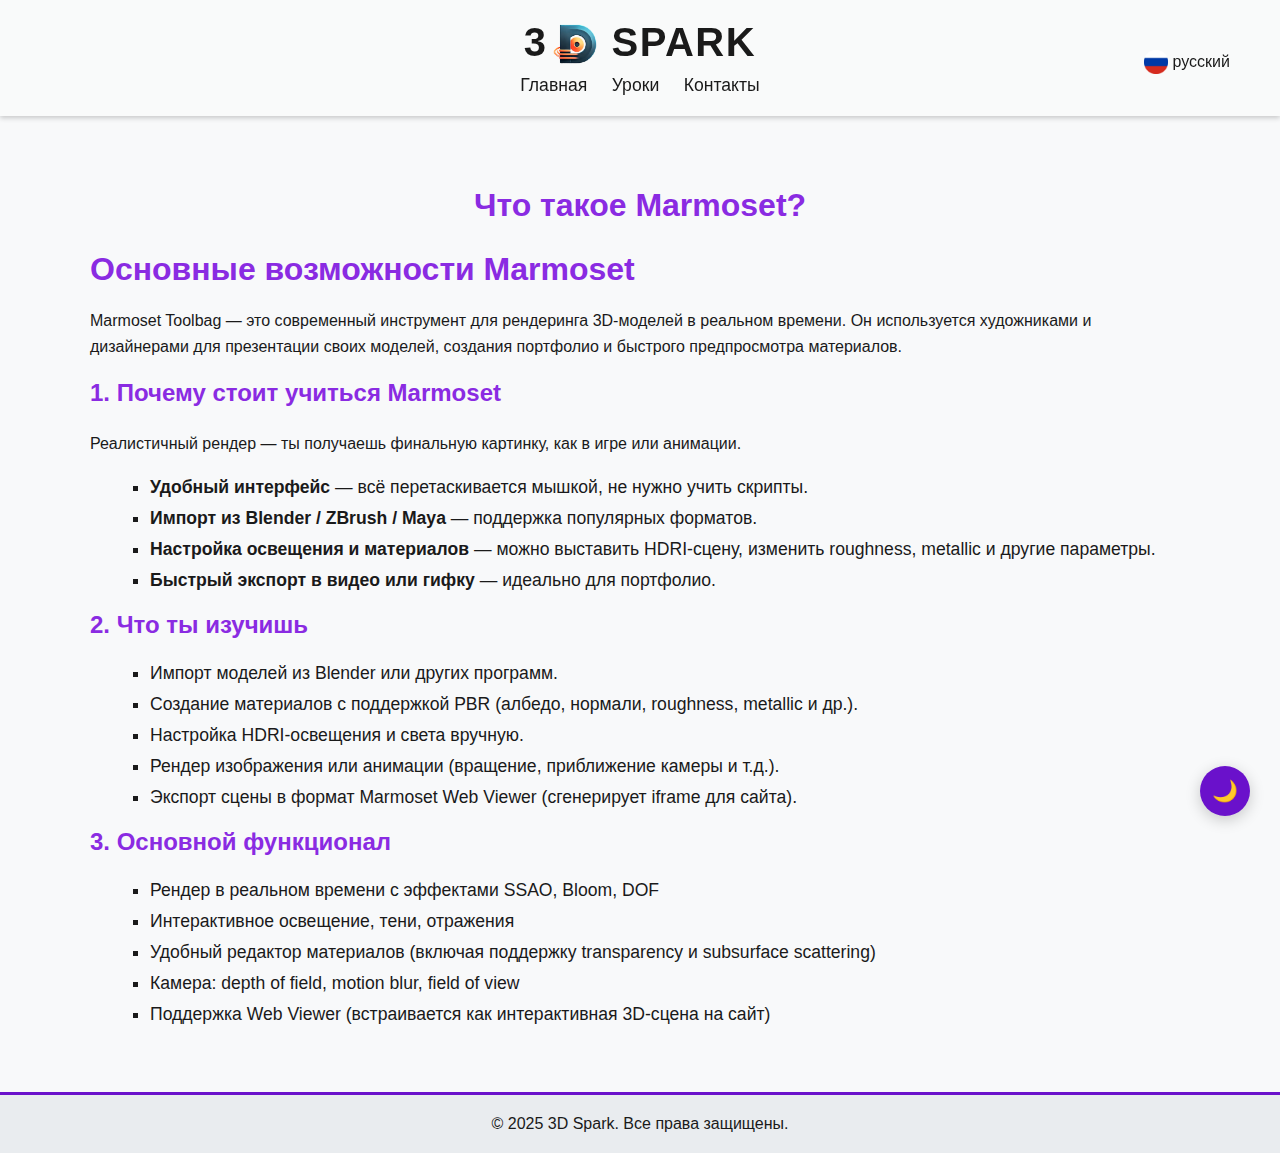
<file: marmoset.html>
<!DOCTYPE html>
<html lang="ru">
<head>
    <meta charset="UTF-8">
    <meta name="viewport" content="width=device-width, initial-scale=1.0">
    <title>Marmoset для начинающих</title>
    <link rel="stylesheet" href="css/style.css">
    <link rel="icon" href="Assets/Blender_icon.png" type="image/png">
    <style>
        /* Предотвращение мерцания */
        body:not([data-theme]) { opacity: 0; }
        body[data-theme] { opacity: 1; transition: opacity 0.4s; }
      </style>
      <script>
        // Установка темы ДО загрузки страницы
        document.documentElement.setAttribute('data-theme',
          localStorage.getItem('theme') || 
          (window.matchMedia('(prefers-color-scheme: dark)').matches ? 'dark' : 'light')
        );
      </script>
</head>
<body>
    
    <header>
        <div class="container">
            <h1 class="logo">
                3<img src="Assets/Blender_D.png" alt="D" class="logo-img">
                <span>Spark</span>
            </h1>
            <nav>
                <a href="index.html">Главная</a>
                <a href="index.html#lessons">Уроки</a>
                <a href="contact.html">Контакты</a>
            </div>
                <div class="language-switcher" onclick="toggleLanguageMenu()">
                    <div class="selected-language">
                        <img id="current-flag" src="Assets/ru_rounded_flag.png" alt="Flag" class="flag-icon">
                        <span id="current-language">русский</span>
                    </div>
                    <div class="language-menu" id="language-menu">
                        <div class="language-option" onclick="changeLanguage('en')">
                            <img src="Assets/gb_rounded_flag.png" alt="English Flag" class="flag-icon">
                            <span>English</span>
                        </div>
                        <div class="language-option" onclick="changeLanguage('hy')">
                            <img src="Assets/hy_rounded_flag.png" alt="Armenian Flag" class="flag-icon">
                            <span>Հայերեն</span>
                        </div>
            </nav>
        </div>
        <button id="theme-toggle" class="theme-btn" aria-label="Переключить тему">
            <span class="theme-icon">🌙</span>
          </button>
    </header>

    <main>
        <section class="section">
            <h1 class="centered">Что такое Marmoset?</h1>
            <h2>Основные возможности Marmoset</h2>
            <p>Marmoset Toolbag — это современный инструмент для рендеринга 3D-моделей в реальном времени. Он используется художниками и дизайнерами для презентации своих моделей, создания портфолио и быстрого предпросмотра материалов.</p>
            
            <h3>1. Почему стоит учиться Marmoset</h3>
            <p> Реалистичный рендер — ты получаешь финальную картинку, как в игре или анимации.</p>
            <ul>
                <li><strong>Удобный интерфейс</strong> — всё перетаскивается мышкой, не нужно учить скрипты.</li>
                <li><strong>Импорт из Blender / ZBrush / Maya</strong> — поддержка популярных форматов.</li>
                <li><strong>Настройка освещения и материалов</strong> — можно выставить HDRI-сцену, изменить roughness, metallic и другие параметры.</li>
                <li><strong>Быстрый экспорт в видео или гифку</strong> — идеально для портфолио.</li>
            </ul>

            <h3>2. Что ты изучишь</h3>
            <ul>
                <li>Импорт моделей из Blender или других программ.</li>
                <li>Создание материалов с поддержкой PBR (албедо, нормали, roughness, metallic и др.).</li>
                <li>Настройка HDRI-освещения и света вручную.</li>
                <li>Рендер изображения или анимации (вращение, приближение камеры и т.д.).</li>
                <li>Экспорт сцены в формат Marmoset Web Viewer (сгенерирует iframe для сайта).</li>
            </ul>

            <h3>3. Основной функционал</h3>
            <ul>
                <li>Рендер в реальном времени с эффектами SSAO, Bloom, DOF</li>
                <li>Интерактивное освещение, тени, отражения</li>
                <li>Удобный редактор материалов (включая поддержку transparency и subsurface scattering)</li>
                <li>Камера: depth of field, motion blur, field of view</li>
                <li>Поддержка Web Viewer (встраивается как интерактивная 3D-сцена на сайт)</li>
            </ul>
        </section>
    </main>

    <footer>
        <p>&copy; 2025 3D Spark. Все права защищены.</p>
    </footer>
    <script src="js/lang.js"></script>
    <script src="js/themes.js"></script>
</body>
</html>
</file>
<file: css/style.css>
/* Предотвращаем FOUC */
body {
    opacity: 0;
    transition: opacity 0.3s ease;
  }
  
  body[data-theme] {
    opacity: 1;
  }

/* ===== Глобальные стили ===== */
body {
    font-family: 'Poppins', sans-serif;
    margin: 0;
    padding: 0;
    background: var(--bg-primary);
    color: var(--text-primary);
    transition: background-color 0.5s ease, color 0.3s ease;
}

.wrapper {
    display: flex;
    flex-direction: column;
    min-height: 100vh;
}

main {
    flex: 1;
}

/* ===== Цветовые темы ===== */
:root {
    /* Светлая тема */
    --bg-primary: #f8f9fa;
    --text-primary: #1a1a1a;
    --accent-color: #6a11cb;
    --header-bg: rgba(248, 249, 250, 0.9);
    --card-bg: #ffffff;
    --card-hover: #f0f0f0;
    --nav-hover: #4d00b3;
    --footer-bg: #e9ecef;
    --footer-border: #6a11cb;
    --section-accent: #8a2be2;
    --language-bg: #e9ecef;
}

[data-theme="dark"] {
    /* Темная тема */
    --bg-primary: #1e1e2f;
    --text-primary: #f4f4f9;
    --accent-color: #ffcc00;
    --header-bg: rgba(30, 30, 30, 0.9);
    --card-bg: #2c2c3d;
    --card-hover: #38384a;
    --nav-hover: #ffdd40;
    --footer-bg: #20232a;
    --footer-border: #6a11cb;
    --section-accent: #ffcc00;
    --language-bg: #2c2c3d;
}

/* ===== Хедер ===== */
header {
    background: var(--header-bg);
    padding: 20px 0;
    text-align: center;
    box-shadow: 0 2px 5px rgba(0, 0, 0, 0.2);
    position: sticky;
    top: 0;
    z-index: 1000;
    backdrop-filter: blur(10px);
    transition: background-color 0.5s ease;
}

header h1 {
    color: var(--text-primary);
    font-size: 2rem;
    margin: 0;
    text-transform: uppercase;
    letter-spacing: 1.5px;
    font-weight: 600;
    transition: color 0.3s ease;
}

nav {
    margin-top: 10px;
}

nav a {
    color: var(--text-primary);
    text-decoration: none;
    margin: 0 10px;
    font-size: 1.1rem;
    transition: color 0.3s, border-bottom 0.3s;
    border-bottom: 2px solid transparent;
    padding-bottom: 2px;
}

nav a:hover {
    color: var(--nav-hover);
    border-bottom: 2px solid var(--nav-hover);
}

/* ===== Основной контент ===== */
.section {
    padding: 50px 20px;
    max-width: 1100px;
    margin: auto;
    text-align: left;
}

.section h2 {
    color: var(--section-accent);
    font-size: 2rem;
    margin-bottom: 20px;
    transition: color 0.3s ease;
}

.section p {
    font-size: 1rem;
    line-height: 1.6;
    color: var(--text-primary);
    margin-bottom: 20px;
    transition: color 0.3s ease;
}

ul {
    list-style-type: square;
    margin-left: 20px;
    font-size: 1.1rem;
    color: var(--text-primary);
}

ul li {
    margin-bottom: 10px;
}

h3 {
    color: var(--section-accent);
    font-size: 1.5rem;
    margin-top: 20px;
    transition: color 0.3s ease;
}

.centered {
    text-align: center;
    font-size: 2rem;
    color: var(--section-accent);
}

/* ===== Карточки ===== */
.card {
    display: flex;
    gap: 20px;
    justify-content: center;
    flex-wrap: wrap;
    margin-top: 50px;
    align-items: stretch;
}

.card-item {
    background: var(--card-bg);
    border-radius: 15px;
    box-shadow: 0 4px 10px rgba(0, 0, 0, 0.3);
    width: 250px;
    height: 320px;
    padding: 20px;
    text-align: center;
    overflow: visible;
    transition: transform 0.3s, box-shadow 0.3s, background-color 0.5s ease;
    margin-top: 20px;
    display: flex;
    flex-direction: column;
    align-items: center;
    justify-content: space-between;
    text-decoration: none;
}

.card-item:hover {
    transform: translateY(-10%);
    box-shadow: 0 6px 12px rgba(0, 0, 0, 0.4);
    background: var(--card-hover);
}

.card-item img {
    width: 50%;
    position: relative;
    top: 0;
    margin: 0 auto 15px;
    display: block;
    transition: transform 0.3s, top 0.3s;
    z-index: 1;
}

.card-item:hover img {
    top: -15%;
    transform: scale(1.1);
}

.card-item p {
    margin: 0;
    color: var(--text-primary);
    font-size: 0.9rem;
    line-height: 1.4rem;
    opacity: 0.8;
    transition: color 0.3s ease;
}

.card-item h3 {
    margin: 20px 0 10px;
    font-size: 1.2rem;
    font-weight: bold;
    color: var(--text-primary);
    line-height: 1.5rem;
    height: 3rem;
    overflow: hidden;
    transition: color 0.3s ease;
}

/* ===== Кнопки ===== */
button {
    background: var(--accent-color);
    color: white;
    border: none;
    padding: 10px 20px;
    border-radius: 5px;
    cursor: pointer;
    transition: background 0.3s, transform 0.2s;
}

button:hover {
    background: var(--nav-hover);
    transform: translateY(-2px);
}

/* ===== Футер ===== */
footer {
    background: var(--footer-bg);
    color: var(--text-primary);
    padding: 20px 0;
    text-align: center;
    border-top: 3px solid var(--footer-border);
    transition: background-color 0.5s ease, border-color 0.5s ease;
}

footer p {
    margin: 0;
    font-size: 1rem;
}

footer a {
    color: var(--footer-border);
    text-decoration: none;
    font-weight: bold;
    transition: color 0.3s;
}

footer a:hover {
    color: var(--accent-color);
}

/* ===== Логотип ===== */
.logo {
    font-size: 2.5rem;
    font-weight: 600;
    color: var(--text-primary);
    display: inline-flex;
    align-items: center;
    gap: 5px;
    justify-content: center;
    transition: color 0.3s ease;
}

.logo-img {
    height: 1em;
    width: auto;
    vertical-align: middle;
    transform: translateY(1px);
}

.logo span:last-child {
    margin-left: 10px;
}

/* ===== Переключатель языка ===== */
.language-switcher {
    position: absolute;
    display: inline-block;
    cursor: pointer;
    right: 50px;
    top: 50px;
}

.selected-language {
    display: flex;
    align-items: center;
}

.language-switcher select {
    background: var(--language-bg);
    color: var(--text-primary);
    padding: 5px;
    font-size: 1rem;
    border-radius: 5px;
    transition: background 0.3s, color 0.3s;
    border: 1px solid var(--accent-color);
}

.language-switcher select:hover {
    background: var(--card-hover);
}

.language-menu {
    display: none;
    position: absolute;
    background-color: var(--card-bg);
    border-radius: 5px;
    margin-top: 5px;
    z-index: 1000;
    right: 0;
    box-shadow: 0 4px 8px rgba(0, 0, 0, 0.2);
}

.language-option {
    display: flex;
    align-items: center;
    padding: 10px;
    text-decoration: none;
    transition: background 0.3s;
    color: var(--text-primary);
}

.language-option:hover {
    background-color: var(--card-hover);
}

.flag-icon {
    width: 24px;
    height: 24px;
    margin-right: 5px;
}

/* ===== Переключатель темы ===== */
#theme-toggle {
    position: fixed;
    bottom: -700px;
    right: 30px;
    width: 50px;
    height: 50px;
    border-radius: 50%;
    background: var(--accent-color);
    color: white;
    cursor: pointer;
    z-index: 1000;
    display: flex;
    align-items: center;
    justify-content: center;
    font-size: 1.3rem;
    transition: all 0.3s ease;
    box-shadow: 0 4px 15px rgba(0, 0, 0, 0.2);
    border: none;
}

#theme-toggle:hover {
    transform: scale(1.1) rotate(15deg);
    box-shadow: 0 6px 20px rgba(0, 0, 0, 0.3);
}

.theme-icon {
    transition: transform 0.5s ease;
}

/* ===== Анимации и эффекты ===== */
::selection {
    background: var(--accent-color);
    color: white;
}

/* ===== Адаптивность ===== */
@media (max-width: 768px) {
    header h1 {
        font-size: 1.5rem;
    }
    
    .language-switcher {
        right: 20px;
        top: 20px;
    }
    
    #theme-toggle {
        width: 40px;
        height: 40px;
        font-size: 1.1rem;
        bottom: 20px;
        right: 20px;
    }
}

.theme-transition * {
    transition: background-color 0.3s ease, color 0.3s ease, border-color 0.3s ease !important;
  }
  
  /* Для переключателя темы */
  #theme-toggle {
    transition: transform 0.2s ease, background-color 0.3s ease;
  }
</file>
